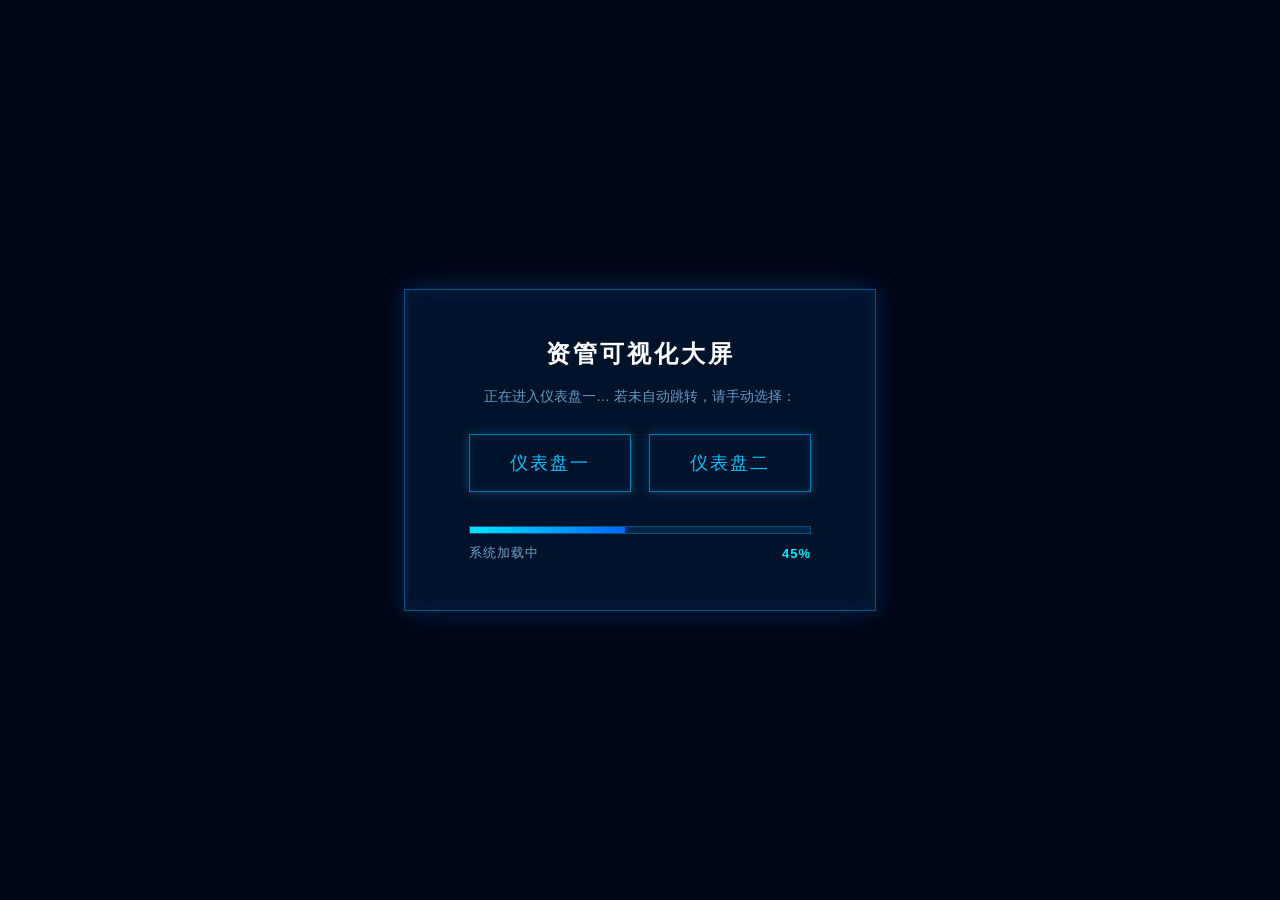
<file: index.html>
<!DOCTYPE html>
<html lang="zh-CN">
<head>
  <meta charset="UTF-8">
  <meta http-equiv="refresh" content="8; url=dashboard1.html">
  <meta name="viewport" content="width=device-width, initial-scale=1.0">
  <title>资管可视化大屏</title>
  <style>
    * { margin:0; padding:0; box-sizing:border-box; }
    html, body {
      width:100%; height:100%;
      background:#020617;
      color:#cceaff;
      font-family:"Microsoft YaHei","PingFang SC",sans-serif;
      display:flex; align-items:center; justify-content:center;
    }
    .entry {
      text-align:center;
      border:1px solid rgba(0,191,255,0.4);
      background:rgba(0,30,60,0.55);
      box-shadow:0 0 24px rgba(0,140,255,0.25), inset 0 0 18px rgba(0,140,255,0.1);
      padding:48px 64px;
    }
    .entry h1 { font-size:24px; letter-spacing:3px; margin-bottom:18px; color:#fff; }
    .entry p { font-size:14px; color:rgba(150,210,255,0.7); margin-bottom:28px; }
    .entry .links { display:flex; gap:18px; justify-content:center; }
    .entry a {
      display:inline-flex; align-items:center; justify-content:center;
      min-width:160px; padding:16px 40px;
      border:1px solid rgba(0,191,255,0.6);
      color:#00bfff; text-decoration:none; font-size:18px; letter-spacing:2px;
      box-shadow:0 0 10px rgba(0,170,255,0.3), inset 0 0 8px rgba(0,170,255,0.15);
      transition:.2s;
    }
    .entry a:hover { background:rgba(0,140,255,0.2); color:#fff; box-shadow:0 0 18px rgba(0,170,255,0.5); }

    /* 加载进度条（科技风：青色发光填充 + 百分比） */
    .progress { margin-top:34px; }
    .progress-track {
      position:relative; height:8px; width:100%;
      background:rgba(0,140,255,0.14);
      border:1px solid rgba(0,191,255,0.3);
      overflow:hidden;
    }
    .progress-fill {
      height:100%; width:0;
      background:linear-gradient(90deg, #00e6ff, #0066ff);
      box-shadow:0 0 12px rgba(0,170,255,0.7);
      transition:width .1s linear;
    }
    .progress-meta {
      display:flex; justify-content:space-between; align-items:center;
      margin-top:10px; font-size:13px; letter-spacing:1px;
      color:rgba(150,210,255,0.75);
    }
    .progress-meta .pct { color:#00e6ff; font-weight:700; font-variant-numeric:tabular-nums; }
  </style>
</head>
<body>
  <div class="entry">
    <h1>资管可视化大屏</h1>
    <p>正在进入仪表盘一… 若未自动跳转，请手动选择：</p>
    <div class="links">
      <a href="dashboard1.html">仪表盘一</a>
      <a href="dashboard2.html">仪表盘二</a>
    </div>
    <div class="progress">
      <div class="progress-track"><div class="progress-fill" id="bar"></div></div>
      <div class="progress-meta">
        <span>系统加载中</span>
        <span class="pct" id="pct">0%</span>
      </div>
    </div>
  </div>

  <script>
    (function () {
      var bar = document.getElementById('bar');
      var pct = document.getElementById('pct');
      var p = 0;
      var timer = setInterval(function () {
        p += Math.random() * 4 + 2;          // 每步 +2~6%
        if (p >= 100) {
          p = 100;
          clearInterval(timer);
          bar.style.width = '100%';
          pct.textContent = '100%';
          setTimeout(function () { location.href = 'dashboard1.html'; }, 320);
          return;
        }
        bar.style.width = p + '%';
        pct.textContent = Math.floor(p) + '%';
      }, 90);
    })();
  </script>
</body>
</html>
</file>
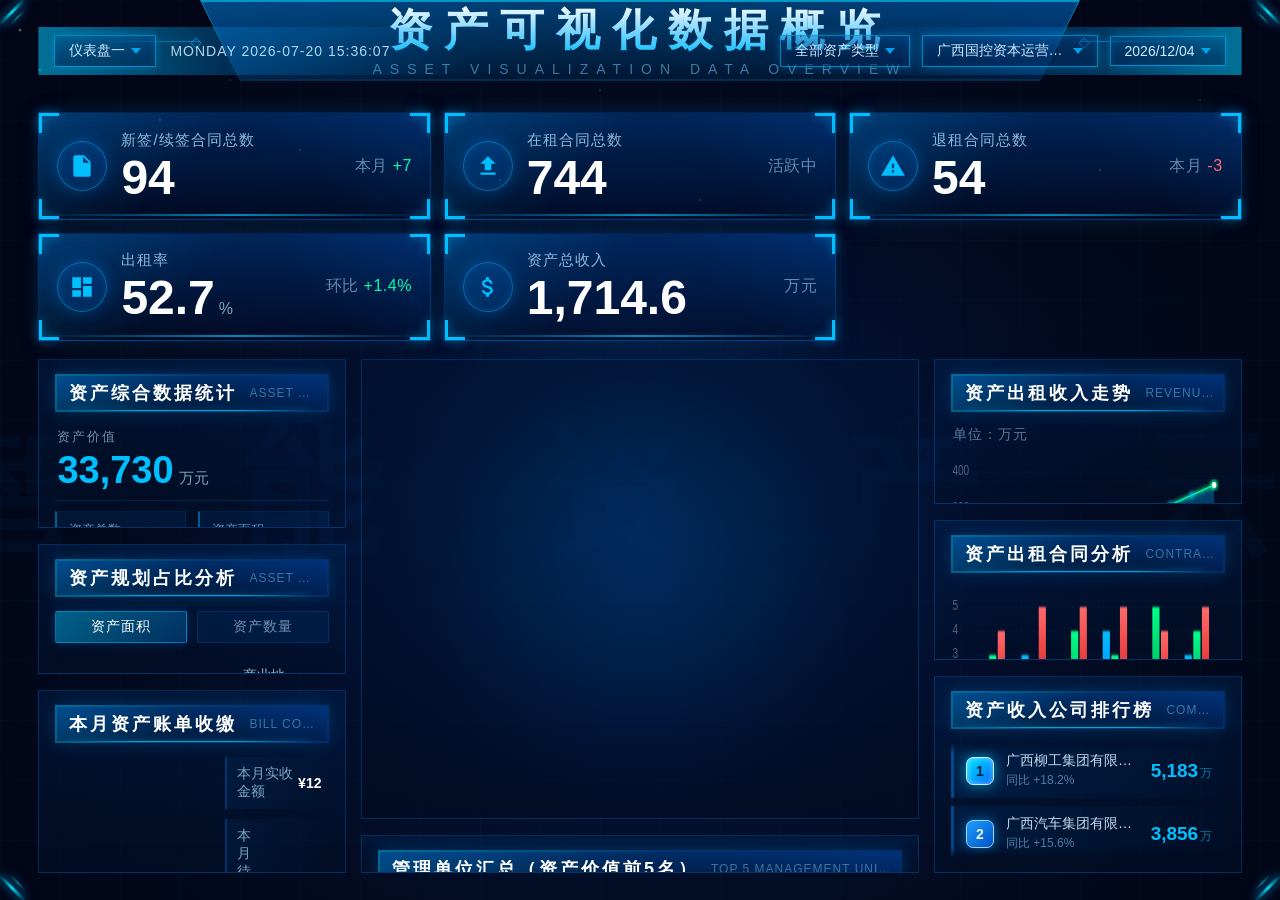
<file: dashboard1.html>
<!DOCTYPE html>
<html lang="zh-CN">
<head>
<meta charset="UTF-8">
<title>资产可视化数据大屏</title>
<link rel="stylesheet" href="css/common.css">
</head>
<body class="d1">

<div class="stage">
  <div class="stars"></div>
  <div class="grid-bg"></div>

  <!-- 四角装饰 -->
  <div class="corner-deco tl"></div>
  <div class="corner-deco tr"></div>
  <div class="corner-deco bl"></div>
  <div class="corner-deco br"></div>

  <!-- 四周流光：顶部中央分两股沿左右边缘流下，底部中央汇聚消失 -->
  <div class="flow-frame">
    <span class="edge h top center"></span>
    <span class="edge h top l"></span>
    <span class="edge h top r"></span>
    <span class="edge h bottom center"></span>
    <span class="edge h bottom l"></span>
    <span class="edge h bottom r"></span>
    <span class="edge v left"></span>
    <span class="edge v right"></span>
  </div>

  <!-- 背景装饰字 -->
  <div class="bg-text">智 能 资 产 云</div>

  <!-- 顶部 -->
  <div class="header">
    <div class="title-side left"></div>
    <div class="title-side right"></div>
    <div class="title-bar">
      <div class="title-text">资产可视化数据概览</div>
      <div class="title-sub">ASSET VISUALIZATION DATA OVERVIEW</div>
    </div>

    <div class="header-clock">
      <div class="clock-bg"></div>
      <details class="filter filter-switch">
        <summary class="filter-btn" title="切换看板">
          <span class="fb-label" id="switchLabel">资产看板</span><span class="arrow"></span>
        </summary>
        <div class="dropdown"><ul>
          <li data-href="dashboard1.html">仪表盘一</li>
          <li data-href="dashboard2.html">仪表盘二</li>
        </ul></div>
      </details>
      <div class="time" id="clock">MONDAY 2026-07-20 15:36:07</div>
    </div>

    <div class="header-filters">
      <div class="filters-bg"></div>
      <details class="filter">
        <summary class="filter-btn" title="全部资产类型">
          <span class="fb-label">全部资产类型</span><span class="arrow"></span>
        </summary>
        <div class="dropdown"><ul>
          <li class="active">全部资产类型</li>
          <li>房屋建筑物</li>
          <li>土地使用权</li>
          <li>在建工程</li>
          <li>机器设备</li>
          <li>运输工具</li>
          <li>办公设备</li>
          <li>存货</li>
          <li>股权</li>
          <li>债权</li>
        </ul></div>
      </details>
      <details class="filter">
        <summary class="filter-btn" title="广西国控资本运营集团有限公司">
          <span class="fb-label">广西国控资本运营集团有限公司</span><span class="arrow"></span>
        </summary>
        <div class="dropdown wide"><ul>
          <li class="active">广西国控资本运营集团有限公司</li>
          <li>广西国宏经济发展集团有限公司</li>
          <li>广西糖业集团有限公司</li>
          <li>广西农垦永新畜牧集团有限公司</li>
          <li>广西悦桂田园文化旅游投资有限责任公司</li>
          <li>广西农垦明阳淀粉发展有限公司</li>
          <li>广西农垦绿色食品集团有限公司</li>
          <li>广西剑麻集团有限公司</li>
          <li>广西农垦茶业集团有限公司</li>
          <li>广西农垦资本管理集团有限公司</li>
          <li>广西化工研究院有限公司</li>
          <li>广西轻工业科学技术研究院有限公司</li>
          <li>广西农垦西江乳业有限公司</li>
          <li>广西农垦企业管理有限公司</li>
          <li>广西农垦明阳农场有限公司</li>
          <li>广西农垦金光农场有限公司</li>
          <li>广西农垦新兴农场有限公司</li>
          <li>广西农垦良丰农场有限公司</li>
          <li>广西农垦北部湾农场有限公司</li>
          <li>广西农垦火光农场有限公司</li>
          <li>广西农垦通润发展有限公司</li>
          <li>广西农垦西江农场有限公司</li>
          <li>广西农垦旺茂农场有限公司</li>
          <li>广西农垦百润发展有限公司</li>
          <li>广西农垦龙北农场有限公司</li>
          <li>广西产投资本运营集团有限公司</li>
          <li>广西宏桂资本运营集团有限公司</li>
          <li>广西宏桂资产经营集团有限公司</li>
          <li>北部湾产权交易所集团股份有限公司</li>
          <li>广西五金矿产进出口集团有限公司</li>
          <li>广西明园产业服务集团有限公司</li>
          <li>广西柳工集团有限公司</li>
          <li>广西汽车集团有限公司</li>
          <li>广西国控置地投资有限公司</li>
          <li>广西国控品牌运营有限公司</li>
          <li>广西职业技术大学</li>
        </ul></div>
      </details>
      <details class="filter filter-date">
        <summary class="filter-btn" title="选择日期">
          <span class="fb-label" id="dateLabel">2026/07/30</span><span class="arrow"></span>
        </summary>
        <div class="dropdown cal"><div class="cal-box">
          <div class="cal-head">
            <button class="cal-nav" type="button" data-dir="-1" aria-label="上一月">‹</button>
            <span class="cal-title"></span>
            <button class="cal-nav" type="button" data-dir="1" aria-label="下一月">›</button>
          </div>
          <div class="cal-dow">
            <span>日</span><span>一</span><span>二</span><span>三</span><span>四</span><span>五</span><span>六</span>
          </div>
          <div class="cal-days"></div>
        </div></div>
      </details>
    </div>
  </div>

  <!-- KPI 卡片行 -->
  <div class="kpi-row">
    <div class="kpi-card">
      <div class="kpi-icon"><svg viewBox="0 0 24 24"><path d="M14 2H6c-1.1 0-2 .9-2 2v16c0 1.1.9 2 2 2h12c1.1 0 2-.9 2-2V8l-6-6zm-1 7V3.5L18.5 9H13z"/><path d="M8 14h8v2H8zm0-3h8v2H8z"/></svg></div>
      <div class="kpi-info">
        <div class="kpi-label">新签/续签合同总数</div>
        <div class="kpi-value">156</div>
      </div>
      <div class="kpi-sub">本月 <span class="up">+12</span></div>
    </div>
    <div class="kpi-card">
      <div class="kpi-icon"><svg viewBox="0 0 24 24"><path d="M9 16h6v-6h4l-7-7-7 7h4zm-4 2h14v2H5z"/></svg></div>
      <div class="kpi-info">
        <div class="kpi-label">在租合同总数</div>
        <div class="kpi-value">1,234</div>
      </div>
      <div class="kpi-sub">活跃中</div>
    </div>
    <div class="kpi-card">
      <div class="kpi-icon"><svg viewBox="0 0 24 24"><path d="M1 21h22L12 2 1 21zm12-3h-2v-2h2v2zm0-4h-2v-4h2v4z"/></svg></div>
      <div class="kpi-info">
        <div class="kpi-label">退租合同总数</div>
        <div class="kpi-value">89</div>
      </div>
      <div class="kpi-sub">本月 <span class="down">-5</span></div>
    </div>
    <div class="kpi-card">
      <div class="kpi-icon"><svg viewBox="0 0 24 24"><path d="M3 13h8V3H3v10zm0 8h8v-6H3v6zm10 0h8V11h-8v10zm0-18v6h8V3h-8z"/></svg></div>
      <div class="kpi-info">
        <div class="kpi-label">出租率</div>
        <div class="kpi-value">87.5<span class="unit">%</span></div>
      </div>
      <div class="kpi-sub">环比 <span class="up">+2.3%</span></div>
    </div>
    <div class="kpi-card">
      <div class="kpi-icon"><svg viewBox="0 0 24 24"><path d="M11.8 10.9c-2.27-.59-3-1.2-3-2.15 0-1.09 1.01-1.85 2.7-1.85 1.78 0 2.44.85 2.5 2.1h2.21c-.07-1.72-1.12-3.3-3.21-3.81V3h-3v2.16c-1.94.42-3.5 1.68-3.5 3.61 0 2.31 1.91 3.46 4.7 4.13 2.5.6 3 1.48 3 2.41 0 .69-.49 1.79-2.7 1.79-2.06 0-2.87-.92-2.98-2.1h-2.2c.12 2.19 1.76 3.42 3.68 3.83V21h3v-2.15c1.95-.37 3.5-1.5 3.5-3.55 0-2.84-2.43-3.81-4.7-4.4z"/></svg></div>
      <div class="kpi-info">
        <div class="kpi-label">资产总收入</div>
        <div class="kpi-value">2,847.6</div>
      </div>
      <div class="kpi-sub">万元</div>
    </div>
  </div>

  <!-- 主体 -->
  <div class="main">

    <!-- ===== 左侧 ===== -->
    <div class="left">

      <!-- 资产综合数据统计 -->
      <div class="panel">
        <div class="panel-title"><span class="name">资产综合数据统计</span><span class="en">ASSET OVERVIEW</span></div>
        <div class="overview-hero">
          <div class="h-label">资产价值</div>
          <div class="h-value">56,201<span class="u">万元</span></div>
        </div>
        <div class="overview-cols">
          <div class="ov-col">
            <span class="ov-lbl">资产总数</span>
            <span class="ov-num">395<span class="ov-unit">宗</span></span>
          </div>
          <div class="ov-col">
            <span class="ov-lbl">资产面积</span>
            <span class="ov-num">735,144<span class="ov-unit">㎡</span></span>
          </div>
        </div>
        <div class="progress-area">
          <div class="prog-row">
            <div class="prog-head"><span class="prog-lbl">可经营资产占比</span><span class="prog-val">72.5%</span></div>
            <div class="prog-bar"><div class="prog-fill pf-op" data-w="72.5%"></div></div>
          </div>
          <div class="prog-row">
            <div class="prog-head"><span class="prog-lbl">自用面积占比</span><span class="prog-val">27.5%</span></div>
            <div class="prog-bar"><div class="prog-fill pf-self" data-w="27.5%"></div></div>
          </div>
        </div>
      </div>

      <!-- 资产规划占比分析 -->
      <div class="panel">
        <div class="panel-title"><span class="name">资产规划占比分析</span><span class="en">ASSET RATIO</span></div>
        <div class="tab-bar" id="ratioTabs">
          <div class="tab active" data-key="area">资产面积</div>
          <div class="tab" data-key="count">资产数量</div>
        </div>
        <div class="pie-wrap">
          <div class="pie-chart" id="ratioPie">
            <use href="sprite.svg#pie" width="150" height="150" viewBox="0 0 150   150"/>
            <div class="scan"></div>
            <div class="pie-center">
              <use href="sprite.svg#pie" width="150" height="150" viewBox="0 0 150 150"/>
              <div class="l">规划占比</div>
            </div>
          </div>
          <div class="legend-list" id="ratioLegend">
            <div class="legend-item"><span class="dot"></span><span class="name">商业地产</span><span class="pct" data-i="0">40%</span></div>
            <div class="legend-item"><span class="dot"></span><span class="name">住宅地产</span><span class="pct" data-i="1">30%</span></div>
            <div class="legend-item"><span class="dot"></span><span class="name">工业地产</span><span class="pct" data-i="2">20%</span></div>
            <div class="legend-item"><span class="dot"></span><span class="name">办公地产</span><span class="pct" data-i="3">10%</span></div>
          </div>
        </div>
      </div>

      <!-- 本月资产账单收缴 -->
      <div class="panel">
        <div class="panel-title"><span class="name">本月资产账单收缴</span><span class="en">BILL COLLECTION</span></div>
        <div class="bill-wrap">
          <div class="bill-ring">
            <use href="sprite.svg#bill" width="150" height="150" viewBox="0 0 150 150"/>
            <div class="bill-center"><div class="v">0<span>%</span></div><div class="l">收缴率</div></div>
          </div>
          <div class="bill-info">
            <div class="bill-info-item"><span class="l">本月实收金额</span><span class="v">¥20</span></div>
            <div class="bill-info-item"><span class="l">本月待收金额</span><span class="v">¥1,715,725</span></div>
            <div class="bill-info-item"><span class="l">上月应收金额</span><span class="v">¥1,719,725</span></div>
          </div>
        </div>
      </div>

    </div>

    <!-- ===== 中间 ===== -->
    <div class="center">

      <!-- 地图 -->
      <div class="panel map-wrap">
        <use href="map.svg#gx" viewBox="292 275 300 134" preserveAspectRatio="xMidYMid meet"/>

      </div>

      <!-- 管理单位汇总 TOP5 -->
      <div class="panel">
        <div class="panel-title"><span class="name">管理单位汇总（资产价值前5名）</span><span class="en">TOP 5 MANAGEMENT UNITS</span></div>
        <div class="rank-table hover-glow">
          <table>
            <thead>
              <tr>
                <th>排名</th>
                <th>管理单位名称</th>
                <th>资产数量</th>
                <th>资产面积</th>
                <th>资产价值</th>
              </tr>
            </thead>
            <tbody>
              <tr data-modal="asset-detail" data-name="海恒控股">
                <td><span class="rank-badge gold">1</span></td>
                <td>海恒控股</td>
                <td>156 宗</td>
                <td>135,044 ㎡</td>
                <td class="val">48,640 万元</td>
              </tr>
              <tr data-modal="asset-detail" data-name="恒创智能">
                <td><span class="rank-badge silver">2</span></td>
                <td>恒创智能</td>
                <td>89 宗</td>
                <td>600,000 ㎡</td>
                <td class="val">2,100,000 万元</td>
              </tr>
              <tr data-modal="asset-detail" data-name="广西国控资本运营集团">
                <td><span class="rank-badge bronze">3</span></td>
                <td>广西国控资本运营集团</td>
                <td>67 宗</td>
                <td>89,234 ㎡</td>
                <td class="val">15,678 万元</td>
              </tr>
              <tr data-modal="asset-detail" data-name="南宁城投集团">
                <td><span class="rank-badge normal">4</span></td>
                <td>南宁城投集团</td>
                <td>45 宗</td>
                <td>56,789 ㎡</td>
                <td class="val">9,876 万元</td>
              </tr>
              <tr data-modal="asset-detail" data-name="柳州投控集团">
                <td><span class="rank-badge deep">5</span></td>
                <td>柳州投控集团</td>
                <td>38 宗</td>
                <td>43,210 ㎡</td>
                <td class="val">7,654 万元</td>
              </tr>
            </tbody>
          </table>
        </div>
      </div>

    </div>

    <!-- ===== 右侧 ===== -->
    <div class="right">

      <!-- 收入趋势折线图 -->
      <div class="panel">
        <div class="panel-title"><span class="name">资产出租收入走势</span><span class="en">REVENUE TREND</span></div>
        <div class="chart-sub">单位：万元</div>
        <div class="line-chart">
          <svg viewBox="0 0 380 180" preserveAspectRatio="none">
            <defs>
              <linearGradient id="lineFill" x1="0" x2="0" y1="0" y2="1">
                <stop offset="0%" stop-color="rgba(0,180,255,0.35)"/>
                <stop offset="100%" stop-color="rgba(0,180,255,0)"/>
              </linearGradient>
              <linearGradient id="lineStroke" x1="0" x2="1" y1="0" y2="0">
                <stop offset="0%" stop-color="#0066ff"/>
                <stop offset="50%" stop-color="#00bfff"/>
                <stop offset="100%" stop-color="#00ff88"/>
              </linearGradient>
              <filter id="lineGlow"><feGaussianBlur stdDeviation="2"/></filter>
            </defs>
            <!-- 网格线 -->
            <g stroke="rgba(0,140,255,0.1)" stroke-dasharray="3 3">
              <line x1="30" y1="20" x2="370" y2="20"/>
              <line x1="30" y1="57" x2="370" y2="57"/>
              <line x1="30" y1="95" x2="370" y2="95"/>
              <line x1="30" y1="132" x2="370" y2="132"/>
              <line x1="30" y1="150" x2="370" y2="150"/>
            </g>
            <!-- Y轴标签 -->
            <g fill="rgba(180,225,255,0.4)" font-size="14">
              <text x="2" y="23">400</text>
              <text x="2" y="60">300</text>
              <text x="2" y="98">200</text>
              <text x="2" y="135">100</text>
              <text x="2" y="153">0</text>
            </g>
            <!-- 填充区域 -->
            <path class="lc-area" d="M30,131 L61,119 L91,108 L122,114 L152,92 L183,79 L213,85 L244,66 L274,70 L305,53 L335,43 L366,33 L366,150 L30,150 Z"
                  fill="url(#lineFill)"/>
            <!-- 折线 -->
            <path class="lc-line" d="M30,131 L61,119 L91,108 L122,114 L152,92 L183,79 L213,85 L244,66 L274,70 L305,53 L335,43 L366,33"
                  fill="none" stroke="url(#lineStroke)" stroke-width="2.5" filter="url(#lineGlow)"/>
            <path class="lc-line" d="M30,131 L61,119 L91,108 L122,114 L152,92 L183,79 L213,85 L244,66 L274,70 L305,53 L335,43 L366,33"
                  fill="none" stroke="url(#lineStroke)" stroke-width="1.5"/>
            <!-- 数据点 -->
            <g fill="#00bfff" filter="url(#lineGlow)">
              <circle cx="30" cy="131" r="3"/><circle cx="61" cy="119" r="3"/><circle cx="91" cy="108" r="3"/>
              <circle cx="122" cy="114" r="3"/><circle cx="152" cy="92" r="3"/><circle cx="183" cy="79" r="3"/>
              <circle cx="213" cy="85" r="3"/><circle cx="244" cy="66" r="3"/><circle cx="274" cy="70" r="3"/>
              <circle cx="305" cy="53" r="3"/><circle cx="335" cy="43" r="3"/>
            </g>
            <!-- 终点高亮 -->
            <circle cx="366" cy="33" r="5" fill="#00ff88" filter="url(#lineGlow)"/>
            <circle cx="366" cy="33" r="3" fill="#fff"/>
            <!-- X轴标签 -->
            <g fill="rgba(180,225,255,0.4)" font-size="14">
              <text x="22" y="168">2025/01</text>
            </g>
          </svg>
        </div>
      </div>

      <!-- 资产出租合同分析 -->
      <div class="panel">
        <div class="panel-title"><span class="name">资产出租合同分析</span><span class="en">CONTRACT ANALYSIS</span></div>
        <div class="bar-chart">
          <svg viewBox="0 0 380 170" preserveAspectRatio="none">
            <defs>
              <linearGradient id="bar1Grad" x1="0" x2="0" y1="0" y2="1">
                <stop offset="0%" stop-color="#00bfff"/><stop offset="100%" stop-color="#0066ff"/>
              </linearGradient>
              <linearGradient id="bar2Grad" x1="0" x2="0" y1="0" y2="1">
                <stop offset="0%" stop-color="#00ff88"/><stop offset="100%" stop-color="#008844"/>
              </linearGradient>
              <linearGradient id="bar3Grad" x1="0" x2="0" y1="0" y2="1">
                <stop offset="0%" stop-color="#ff6b6b"/><stop offset="100%" stop-color="#cc0000"/>
              </linearGradient>
              <filter id="barGlow"><feGaussianBlur stdDeviation="1"/></filter>
            </defs>
            <!-- 网格线 -->
            <g stroke="rgba(0,140,255,0.1)" stroke-dasharray="3 3">
              <line x1="30" y1="20" x2="370" y2="20"/>
              <line x1="30" y1="44" x2="370" y2="44"/>
              <line x1="30" y1="68" x2="370" y2="68"/>
              <line x1="30" y1="92" x2="370" y2="92"/>
              <line x1="30" y1="116" x2="370" y2="116"/>
              <line x1="30" y1="140" x2="370" y2="140"/>
            </g>
            <!-- Y轴标签 -->
            <g fill="rgba(180,225,255,0.4)" font-size="14">
              <text x="2" y="23">5</text><text x="2" y="47">4</text>
              <text x="2" y="71">3</text><text x="2" y="95">2</text>
              <text x="2" y="119">1</text><text x="2" y="143">0</text>
            </g>

            <!-- 6个时点，每月3个柱子：新签、续签、合计（0-5刻度） -->
            <!-- 1月: 2,3,4 -->
            <g filter="url(#barGlow)">
              <rect x="41" y="92" width="10" height="48" fill="url(#bar1Grad)" rx="1"/>
              <rect x="53" y="68" width="10" height="72" fill="url(#bar2Grad)" rx="1"/>
              <rect x="65" y="44" width="10" height="96" fill="url(#bar3Grad)" rx="1"/>
            </g>
            <!-- 2月: 3,2,5 -->
            <g filter="url(#barGlow)">
              <rect x="98" y="68" width="10" height="72" fill="url(#bar1Grad)" rx="1"/>
              <rect x="110" y="92" width="10" height="48" fill="url(#bar2Grad)" rx="1"/>
              <rect x="122" y="20" width="10" height="120" fill="url(#bar3Grad)" rx="1"/>
            </g>
            <!-- 3月: 1,4,5 -->
            <g filter="url(#barGlow)">
              <rect x="155" y="116" width="10" height="24" fill="url(#bar1Grad)" rx="1"/>
              <rect x="167" y="44" width="10" height="96" fill="url(#bar2Grad)" rx="1"/>
              <rect x="179" y="20" width="10" height="120" fill="url(#bar3Grad)" rx="1"/>
            </g>
            <!-- 4月: 4,3,5 -->
            <g filter="url(#barGlow)">
              <rect x="211" y="44" width="10" height="96" fill="url(#bar1Grad)" rx="1"/>
              <rect x="223" y="68" width="10" height="72" fill="url(#bar2Grad)" rx="1"/>
              <rect x="235" y="20" width="10" height="120" fill="url(#bar3Grad)" rx="1"/>
            </g>
            <!-- 5月: 2,5,4 -->
            <g filter="url(#barGlow)">
              <rect x="268" y="92" width="10" height="48" fill="url(#bar1Grad)" rx="1"/>
              <rect x="280" y="20" width="10" height="120" fill="url(#bar2Grad)" rx="1"/>
              <rect x="292" y="44" width="10" height="96" fill="url(#bar3Grad)" rx="1"/>
            </g>
            <!-- 6月: 3,4,5 -->
            <g filter="url(#barGlow)">
              <rect x="325" y="68" width="10" height="72" fill="url(#bar1Grad)" rx="1"/>
              <rect x="337" y="44" width="10" height="96" fill="url(#bar2Grad)" rx="1"/>
              <rect x="349" y="20" width="10" height="120" fill="url(#bar3Grad)" rx="1"/>
            </g>

            <!-- X轴标签 -->
            <g fill="rgba(180,225,255,0.4)" font-size="14">
              <text x="34" y="158">2025/01</text>
            </g>
          </svg>
        </div>
        <div class="bar-legend">
          <div class="bar-legend-item"><span class="dot"></span>新签</div>
          <div class="bar-legend-item"><span class="dot"></span>续签</div>
          <div class="bar-legend-item"><span class="dot"></span>合计</div>
        </div>
      </div>

      <!-- 资产收入公司排行榜 -->
      <div class="panel" data-modal="ranking" data-cols="rank:排名|name:公司名称|sub:同比|val:资产价值" title="点击查看完整排行详情">
        <div class="panel-title"><span class="name">资产收入公司排行榜</span><span class="en">COMPANY RANKING</span></div>
        <div class="company-scroll">
          <div class="company-track">
            <!-- 10 条数据（基于筛选栏企业名单生造） -->
            <div class="company-item top1">
              <div class="rank">1</div>
              <div class="c-info"><div class="name" data-modal="asset-detail">广西柳工集团有限公司</div><div class="sub">同比 +18.2%</div></div>
              <div class="val">8,652<small>万</small></div>
            </div>
            <div class="company-item top2">
              <div class="rank">2</div>
              <div class="c-info"><div class="name" data-modal="asset-detail">广西汽车集团有限公司</div><div class="sub">同比 +15.6%</div></div>
              <div class="val">6,438<small>万</small></div>
            </div>
            <div class="company-item top3">
              <div class="rank">3</div>
              <div class="c-info"><div class="name" data-modal="asset-detail">广西农垦永新畜牧集团</div><div class="sub">同比 +12.1%</div></div>
              <div class="val">5,120<small>万</small></div>
            </div>
            <div class="company-item">
              <div class="rank">4</div>
              <div class="c-info"><div class="name" data-modal="asset-detail">广西糖业集团有限公司</div><div class="sub">同比 +9.4%</div></div>
              <div class="val">4,365<small>万</small></div>
            </div>
            <div class="company-item">
              <div class="rank">5</div>
              <div class="c-info"><div class="name" data-modal="asset-detail">广西国宏经济发展集团</div><div class="sub">同比 +8.7%</div></div>
              <div class="val">3,287<small>万</small></div>
            </div>
            <div class="company-item">
              <div class="rank">6</div>
              <div class="c-info"><div class="name" data-modal="asset-detail">广西农垦资本管理集团</div><div class="sub">同比 +7.2%</div></div>
              <div class="val">2,654<small>万</small></div>
            </div>
            <div class="company-item">
              <div class="rank">7</div>
              <div class="c-info"><div class="name" data-modal="asset-detail">广西宏桂资本运营集团</div><div class="sub">同比 +6.5%</div></div>
              <div class="val">2,018<small>万</small></div>
            </div>
            <div class="company-item">
              <div class="rank">8</div>
              <div class="c-info"><div class="name" data-modal="asset-detail">北部湾产权交易所股份</div><div class="sub">同比 +5.1%</div></div>
              <div class="val">1,732<small>万</small></div>
            </div>
            <div class="company-item">
              <div class="rank">9</div>
              <div class="c-info"><div class="name" data-modal="asset-detail">广西农垦西江乳业有限</div><div class="sub">同比 +4.3%</div></div>
              <div class="val">1,245<small>万</small></div>
            </div>
            <div class="company-item">
              <div class="rank">10</div>
              <div class="c-info"><div class="name" data-modal="asset-detail">广西剑麻集团有限公司</div><div class="sub">同比 +3.6%</div></div>
              <div class="val">968<small>万</small></div>
            </div>
            <!-- 复制一份用于无缝循环 -->
            <div class="company-item top1">
              <div class="rank">1</div>
              <div class="c-info"><div class="name" data-modal="asset-detail">广西柳工集团有限公司</div><div class="sub">同比 +18.2%</div></div>
              <div class="val">8,652<small>万</small></div>
            </div>
            <div class="company-item top2">
              <div class="rank">2</div>
              <div class="c-info"><div class="name" data-modal="asset-detail">广西汽车集团有限公司</div><div class="sub">同比 +15.6%</div></div>
              <div class="val">6,438<small>万</small></div>
            </div>
            <div class="company-item top3">
              <div class="rank">3</div>
              <div class="c-info"><div class="name" data-modal="asset-detail">广西农垦永新畜牧集团</div><div class="sub">同比 +12.1%</div></div>
              <div class="val">5,120<small>万</small></div>
            </div>
            <div class="company-item">
              <div class="rank">4</div>
              <div class="c-info"><div class="name" data-modal="asset-detail">广西糖业集团有限公司</div><div class="sub">同比 +9.4%</div></div>
              <div class="val">4,365<small>万</small></div>
            </div>
            <div class="company-item">
              <div class="rank">5</div>
              <div class="c-info"><div class="name" data-modal="asset-detail">广西国宏经济发展集团</div><div class="sub">同比 +8.7%</div></div>
              <div class="val">3,287<small>万</small></div>
            </div>
            <div class="company-item">
              <div class="rank">6</div>
              <div class="c-info"><div class="name" data-modal="asset-detail">广西农垦资本管理集团</div><div class="sub">同比 +7.2%</div></div>
              <div class="val">2,654<small>万</small></div>
            </div>
            <div class="company-item">
              <div class="rank">7</div>
              <div class="c-info"><div class="name" data-modal="asset-detail">广西宏桂资本运营集团</div><div class="sub">同比 +6.5%</div></div>
              <div class="val">2,018<small>万</small></div>
            </div>
            <div class="company-item">
              <div class="rank">8</div>
              <div class="c-info"><div class="name" data-modal="asset-detail">北部湾产权交易所股份</div><div class="sub">同比 +5.1%</div></div>
              <div class="val">1,732<small>万</small></div>
            </div>
            <div class="company-item">
              <div class="rank">9</div>
              <div class="c-info"><div class="name" data-modal="asset-detail">广西农垦西江乳业有限</div><div class="sub">同比 +4.3%</div></div>
              <div class="val">1,245<small>万</small></div>
            </div>
            <div class="company-item">
              <div class="rank">10</div>
              <div class="c-info"><div class="name" data-modal="asset-detail">广西剑麻集团有限公司</div><div class="sub">同比 +3.6%</div></div>
              <div class="val">968<small>万</small></div>
            </div>
          </div>
        </div>
      </div>

    </div>

  </div>

</div>

<script src="js/modal.js"></script>
<script src="js/dashboard1.js"></script>

</body>
</html>
</file>
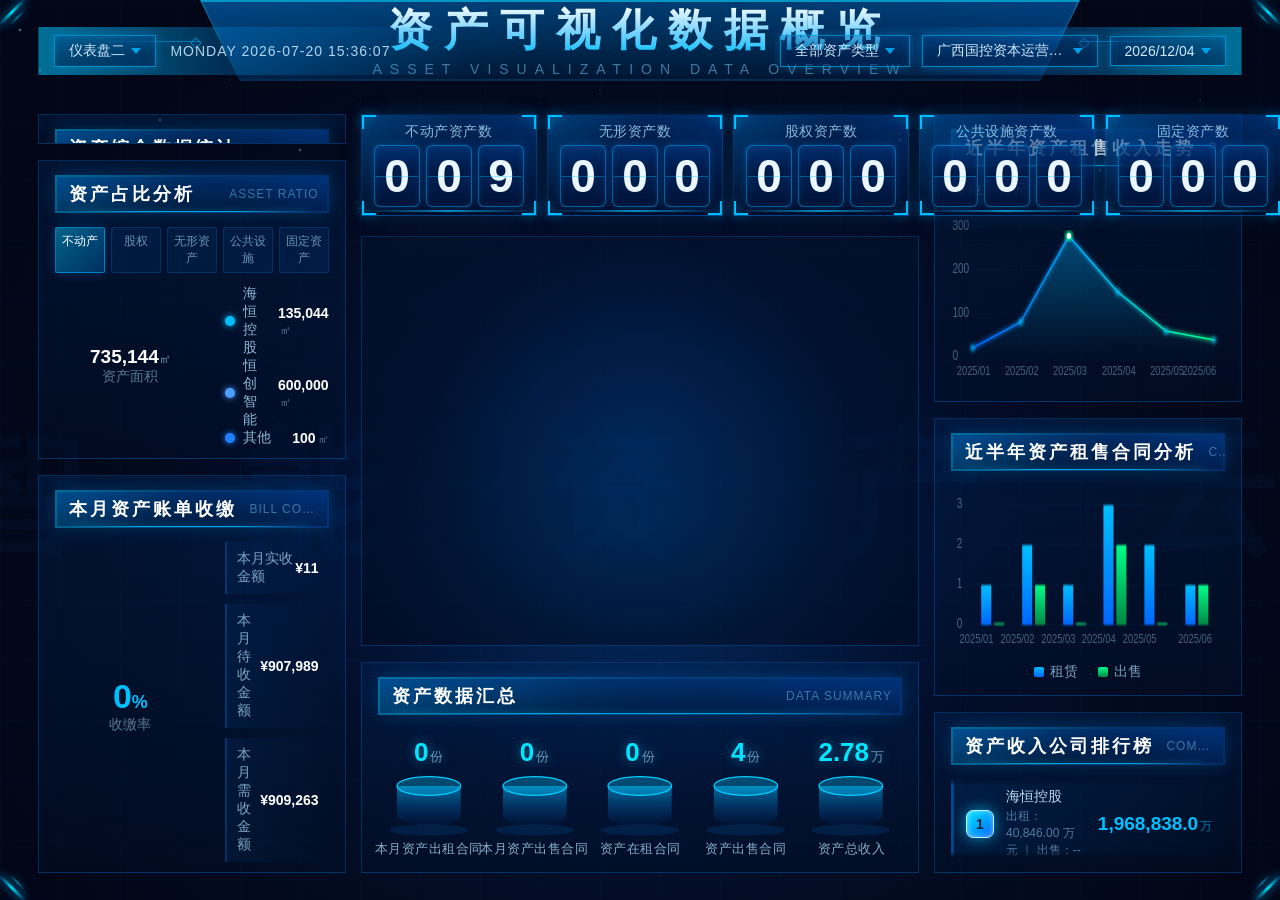
<file: dashboard2.html>
<!DOCTYPE html>
<html lang="zh-CN">
<head>
<meta charset="UTF-8">
<title>资产可视化数据大屏</title>
<link rel="stylesheet" href="css/common.css">
</head>
<body class="d2">

<div class="stage">
  <div class="stars"></div>
  <div class="grid-bg"></div>

  <!-- 四角装饰 -->
  <div class="corner-deco tl"></div>
  <div class="corner-deco tr"></div>
  <div class="corner-deco bl"></div>
  <div class="corner-deco br"></div>

  <!-- 四周流光：顶部中央分两股沿左右边缘流下，底部中央汇聚消失 -->
  <div class="flow-frame">
    <span class="edge h top center"></span>
    <span class="edge h top l"></span>
    <span class="edge h top r"></span>
    <span class="edge h bottom center"></span>
    <span class="edge h bottom l"></span>
    <span class="edge h bottom r"></span>
    <span class="edge v left"></span>
    <span class="edge v right"></span>
  </div>

  <!-- 背景装饰字 -->
  <div class="bg-text">智 能 资 产 云</div>

  <!-- 顶部 -->
  <div class="header">
    <div class="title-side left"></div>
    <div class="title-side right"></div>
    <div class="title-bar">
      <div class="title-text">资产可视化数据概览</div>
      <div class="title-sub">ASSET VISUALIZATION DATA OVERVIEW</div>
    </div>

    <div class="header-clock">
      <div class="clock-bg"></div>
      <details class="filter filter-switch">
        <summary class="filter-btn" title="切换看板">
          <span class="fb-label" id="switchLabel">资产看板</span><span class="arrow"></span>
        </summary>
        <div class="dropdown"><ul>
          <li data-href="dashboard1.html">仪表盘一</li>
          <li data-href="dashboard2.html">仪表盘二</li>
        </ul></div>
      </details>
      <div class="time" id="clock">MONDAY 2026-07-20 15:36:07</div>
    </div>

    <div class="header-filters">
      <div class="filters-bg"></div>
      <details class="filter">
        <summary class="filter-btn" title="全部资产类型">
          <span class="fb-label">全部资产类型</span><span class="arrow"></span>
        </summary>
        <div class="dropdown"><ul>
          <li class="active">全部资产类型</li>
          <li>房屋建筑物</li>
          <li>土地使用权</li>
          <li>在建工程</li>
          <li>机器设备</li>
          <li>运输工具</li>
          <li>办公设备</li>
          <li>存货</li>
          <li>股权</li>
          <li>债权</li>
        </ul></div>
      </details>
      <details class="filter">
        <summary class="filter-btn" title="广西国控资本运营集团有限公司">
          <span class="fb-label">广西国控资本运营集团有限公司</span><span class="arrow"></span>
        </summary>
        <div class="dropdown wide"><ul>
          <li class="active">广西国控资本运营集团有限公司</li>
          <li>广西国宏经济发展集团有限公司</li>
          <li>广西糖业集团有限公司</li>
          <li>广西农垦永新畜牧集团有限公司</li>
          <li>广西悦桂田园文化旅游投资有限责任公司</li>
          <li>广西农垦明阳淀粉发展有限公司</li>
          <li>广西农垦绿色食品集团有限公司</li>
          <li>广西剑麻集团有限公司</li>
          <li>广西农垦茶业集团有限公司</li>
          <li>广西农垦资本管理集团有限公司</li>
          <li>广西化工研究院有限公司</li>
          <li>广西轻工业科学技术研究院有限公司</li>
          <li>广西农垦西江乳业有限公司</li>
          <li>广西农垦企业管理有限公司</li>
          <li>广西农垦明阳农场有限公司</li>
          <li>广西农垦金光农场有限公司</li>
          <li>广西农垦新兴农场有限公司</li>
          <li>广西农垦良丰农场有限公司</li>
          <li>广西农垦北部湾农场有限公司</li>
          <li>广西农垦火光农场有限公司</li>
          <li>广西农垦通润发展有限公司</li>
          <li>广西农垦西江农场有限公司</li>
          <li>广西农垦旺茂农场有限公司</li>
          <li>广西农垦百润发展有限公司</li>
          <li>广西农垦龙北农场有限公司</li>
          <li>广西产投资本运营集团有限公司</li>
          <li>广西宏桂资本运营集团有限公司</li>
          <li>广西宏桂资产经营集团有限公司</li>
          <li>北部湾产权交易所集团股份有限公司</li>
          <li>广西五金矿产进出口集团有限公司</li>
          <li>广西明园产业服务集团有限公司</li>
          <li>广西柳工集团有限公司</li>
          <li>广西汽车集团有限公司</li>
          <li>广西国控置地投资有限公司</li>
          <li>广西国控品牌运营有限公司</li>
          <li>广西职业技术大学</li>
        </ul></div>
      </details>
      <details class="filter filter-date">
        <summary class="filter-btn" title="选择日期">
          <span class="fb-label" id="dateLabel">2026/07/30</span><span class="arrow"></span>
        </summary>
        <div class="dropdown cal"><div class="cal-box">
          <div class="cal-head">
            <button class="cal-nav" type="button" data-dir="-1" aria-label="上一月">‹</button>
            <span class="cal-title"></span>
            <button class="cal-nav" type="button" data-dir="1" aria-label="下一月">›</button>
          </div>
          <div class="cal-dow">
            <span>日</span><span>一</span><span>二</span><span>三</span><span>四</span><span>五</span><span>六</span>
          </div>
          <div class="cal-days"></div>
        </div></div>
      </details>
    </div>
  </div>

  <!-- 主体 -->
  <div class="main">

    <!-- ===== 左侧 ===== -->
    <div class="left">

      <!-- 资产综合数据统计 -->
      <div class="panel panel--fill">
        <div class="panel-title"><span class="name">资产综合数据统计</span><span class="en">ASSET OVERVIEW</span></div>
        <div class="overview-hero ov-hero-flex">
          <div class="hero-donut">
            <svg width="86" height="86" viewBox="0 0 86 86">
              <defs>
                <linearGradient id="ovDonutA" x1="0" x2="1" y1="0" y2="1">
                  <stop offset="0%" stop-color="#00e6ff"/><stop offset="100%" stop-color="#0066ff"/>
                </linearGradient>
              </defs>
              <!-- 立体感：底部投影椭圆 + 内芯 + 双层环 -->
              <ellipse cx="43" cy="76" rx="30" ry="6" fill="rgba(0,140,255,0.15)"/>
              <circle cx="43" cy="43" r="32" fill="none" stroke="rgba(0,100,200,0.16)" stroke-width="11"/>
              <circle class="ov-seg" cx="43" cy="43" r="32" fill="none" stroke="url(#ovDonutA)" stroke-width="11"
                stroke-dasharray="150.8 50.2" stroke-linecap="round" transform="rotate(-90 43 43)"/>
              <circle cx="43" cy="43" r="19" fill="rgba(0,60,140,0.3)" stroke="rgba(0,180,255,0.25)" stroke-width="1"/>
            </svg>
          </div>
          <div>
            <div class="h-label">资产价值</div>
            <div class="h-value">56,001<span class="u">万</span></div>
          </div>
        </div>
        <div class="overview-cols">
          <div class="ov-col">
            <span class="ov-lbl">不动产总面积</span>
            <span class="ov-num">735,144<span class="ov-unit">㎡</span></span>
          </div>
          <div class="ov-col">
            <span class="ov-lbl">股权总分红</span>
            <span class="ov-num">0<span class="ov-unit">万</span></span>
          </div>
          <div class="ov-col">
            <span class="ov-lbl">无形资产过期数</span>
            <span class="ov-num">0<span class="ov-unit">个</span></span>
          </div>
          <div class="ov-col">
            <span class="ov-lbl">资产归档数</span>
            <span class="ov-num">9<span class="ov-unit">宗</span></span>
          </div>
        </div>
      </div>

      <!-- 资产占比分析 -->
      <div class="panel">
        <div class="panel-title"><span class="name">资产占比分析</span><span class="en">ASSET RATIO</span></div>
        <div class="tab-bar cat-bar" id="ratioTabs">
          <div class="tab active">不动产</div>
          <div class="tab">股权</div>
          <div class="tab">无形资产</div>
          <div class="tab">公共设施</div>
          <div class="tab">固定资产</div>
        </div>
        <div class="pie-wrap">
          <div class="pie-chart" id="ratioPie">
            <use href="sprite.svg#pie" width="150" height="150" viewBox="0 0 150 150"/>
            <div class="scan"></div>
            <div class="pie-center">
              <div class="v">735,144<span>㎡</span></div>
              <div class="l">资产面积</div>
            </div>
          </div>
          <div class="legend-list" id="ratioLegend">
            <div class="legend-item"><span class="dot"></span><span class="name" data-modal="asset-detail">海恒控股</span><span class="pct">135,044<small class="pu">㎡</small></span></div>
            <div class="legend-item"><span class="dot"></span><span class="name" data-modal="asset-detail">恒创智能</span><span class="pct">600,000<small class="pu">㎡</small></span></div>
            <div class="legend-item"><span class="dot"></span><span class="name" data-modal="asset-detail">其他</span><span class="pct">100<small class="pu">㎡</small></span></div>
          </div>
        </div>
      </div>

      <!-- 本月资产账单收缴 -->
      <div class="panel">
        <div class="panel-title"><span class="name">本月资产账单收缴</span><span class="en">BILL COLLECTION</span></div>
        <div class="bill-wrap">
          <div class="bill-ring gauge">
            <use href="sprite.svg#bill" width="150" height="150" viewBox="0 0 150 150"/>
            <div class="bill-center"><div class="v">0<span>%</span></div><div class="l">收缴率</div></div>
          </div>
          <div class="bill-info">
            <div class="bill-info-item"><span class="l">本月实收金额</span><span class="v">¥20</span></div>
            <div class="bill-info-item"><span class="l">本月待收金额</span><span class="v">¥1,716,725</span></div>
            <div class="bill-info-item"><span class="l">本月需收金额</span><span class="v">¥1,719,725</span></div>
          </div>
        </div>
      </div>

    </div>

    <!-- ===== 中间 ===== -->
    <div class="center">

      <!-- KPI 卡片行：五类资产统计（数字翻牌器）——位于地图上方 -->
      <div class="kpi-row">
        <div class="kpi-card">
          <div class="kpi-info">
            <div class="kpi-label">不动产资产数</div>
            <div class="flip-num"><span class="digit">0</span><span class="digit">0</span><span class="digit">9</span></div>
          </div>
        </div>
        <div class="kpi-card">
          <div class="kpi-info">
            <div class="kpi-label">无形资产数</div>
            <div class="flip-num"><span class="digit">0</span><span class="digit">0</span><span class="digit">0</span></div>
          </div>
        </div>
        <div class="kpi-card">
          <div class="kpi-info">
            <div class="kpi-label">股权资产数</div>
            <div class="flip-num"><span class="digit">0</span><span class="digit">0</span><span class="digit">0</span></div>
          </div>
        </div>
        <div class="kpi-card">
          <div class="kpi-info">
            <div class="kpi-label">公共设施资产数</div>
            <div class="flip-num"><span class="digit">0</span><span class="digit">0</span><span class="digit">1</span></div>
          </div>
        </div>
        <div class="kpi-card">
          <div class="kpi-info">
            <div class="kpi-label">固定资产数</div>
            <div class="flip-num"><span class="digit">3</span><span class="digit">8</span><span class="digit">5</span></div>
          </div>
        </div>
      </div>

      <!-- 地图 -->
      <div class="panel map-wrap">
        <use href="map.svg#gx" viewBox="292 275 300 134" preserveAspectRatio="xMidYMid meet"/>

      </div>

      <!-- 底部数据汇总（5 个圆柱底座图表） -->
      <div class="panel">
        <div class="panel-title"><span class="name">资产数据汇总</span><span class="en">DATA SUMMARY</span></div>
        <div class="cyl-row">
          <div class="cyl-item">
            <div class="cyl-val">0<small>份</small></div>
            <div class="cyl-body">
              <svg viewBox="0 0 100 72">
                <defs>
                  <linearGradient id="cylG" x1="0" x2="0" y1="0" y2="1">
                    <stop offset="0%" stop-color="rgba(0,190,255,0.55)"/>
                    <stop offset="100%" stop-color="rgba(0,60,160,0.08)"/>
                  </linearGradient>
                </defs>
                <ellipse cx="50" cy="63" rx="42" ry="6" fill="rgba(0,140,255,0.12)"/>
                <path d="M16 16 v32 a34 10 0 0 0 68 0 v-32" fill="url(#cylG)"/>
                <ellipse cx="50" cy="16" rx="34" ry="10" fill="rgba(0,200,255,0.30)" stroke="#00cfff" stroke-width="1.4"/>
              </svg>
            </div>
            <div class="cyl-lbl">本月资产出租合同</div>
          </div>
          <div class="cyl-item">
            <div class="cyl-val">0<small>份</small></div>
            <div class="cyl-body">
              <svg viewBox="0 0 100 72">
                <ellipse cx="50" cy="63" rx="42" ry="6" fill="rgba(0,140,255,0.12)"/>
                <path d="M16 16 v32 a34 10 0 0 0 68 0 v-32" fill="url(#cylG)"/>
                <ellipse cx="50" cy="16" rx="34" ry="10" fill="rgba(0,200,255,0.30)" stroke="#00cfff" stroke-width="1.4"/>
              </svg>
            </div>
            <div class="cyl-lbl">本月资产出售合同</div>
          </div>
          <div class="cyl-item">
            <div class="cyl-val">0<small>份</small></div>
            <div class="cyl-body">
              <svg viewBox="0 0 100 72">
                <ellipse cx="50" cy="63" rx="42" ry="6" fill="rgba(0,140,255,0.12)"/>
                <path d="M16 16 v32 a34 10 0 0 0 68 0 v-32" fill="url(#cylG)"/>
                <ellipse cx="50" cy="16" rx="34" ry="10" fill="rgba(0,200,255,0.30)" stroke="#00cfff" stroke-width="1.4"/>
              </svg>
            </div>
            <div class="cyl-lbl">资产在租合同</div>
          </div>
          <div class="cyl-item">
            <div class="cyl-val">4<small>份</small></div>
            <div class="cyl-body">
              <svg viewBox="0 0 100 72">
                <ellipse cx="50" cy="63" rx="42" ry="6" fill="rgba(0,140,255,0.12)"/>
                <path d="M16 16 v32 a34 10 0 0 0 68 0 v-32" fill="url(#cylG)"/>
                <ellipse cx="50" cy="16" rx="34" ry="10" fill="rgba(0,200,255,0.30)" stroke="#00cfff" stroke-width="1.4"/>
              </svg>
            </div>
            <div class="cyl-lbl">资产出售合同</div>
          </div>
          <div class="cyl-item">
            <div class="cyl-val">2.78<small>万</small></div>
            <div class="cyl-body">
              <svg viewBox="0 0 100 72">
                <ellipse cx="50" cy="63" rx="42" ry="6" fill="rgba(0,140,255,0.12)"/>
                <path d="M16 16 v32 a34 10 0 0 0 68 0 v-32" fill="url(#cylG)"/>
                <ellipse cx="50" cy="16" rx="34" ry="10" fill="rgba(0,200,255,0.30)" stroke="#00cfff" stroke-width="1.4"/>
              </svg>
            </div>
            <div class="cyl-lbl">资产总收入</div>
          </div>
        </div>
      </div>

    </div>

    <!-- ===== 右侧 ===== -->
    <div class="right">

      <!-- 收入趋势折线图 -->
      <div class="panel">
        <div class="panel-title"><span class="name">近半年资产租售收入走势</span><span class="en">REVENUE TREND</span></div>
        <div class="chart-sub">单位：万元</div>
        <div class="line-chart">
          <svg viewBox="0 0 380 180" preserveAspectRatio="none">
            <defs>
              <linearGradient id="lineFill" x1="0" x2="0" y1="0" y2="1">
                <stop offset="0%" stop-color="rgba(0,180,255,0.35)"/>
                <stop offset="100%" stop-color="rgba(0,180,255,0)"/>
              </linearGradient>
              <linearGradient id="lineStroke" x1="0" x2="1" y1="0" y2="0">
                <stop offset="0%" stop-color="#0066ff"/>
                <stop offset="50%" stop-color="#00bfff"/>
                <stop offset="100%" stop-color="#00ff88"/>
              </linearGradient>
              <filter id="lineGlow"><feGaussianBlur stdDeviation="2"/></filter>
            </defs>
            <!-- 网格线（Y：0/100/200/300） -->
            <g stroke="rgba(0,140,255,0.1)" stroke-dasharray="3 3">
              <line x1="30" y1="20" x2="370" y2="20"/>
              <line x1="30" y1="63" x2="370" y2="63"/>
              <line x1="30" y1="107" x2="370" y2="107"/>
              <line x1="30" y1="150" x2="370" y2="150"/>
            </g>
            <!-- Y轴标签 -->
            <g fill="rgba(180,225,255,0.4)" font-size="14">
              <text x="2" y="23">300</text>
              <text x="2" y="66">200</text>
              <text x="2" y="110">100</text>
              <text x="2" y="153">0</text>
            </g>
            <!-- 填充区域（明显波峰：2025/03 达到峰值 280 万） -->
            <path class="lc-area" d="M30,141 L97,115 L164,29 L232,85 L299,124 L366,133 L366,150 L30,150 Z"
                  fill="url(#lineFill)"/>
            <!-- 折线 -->
            <path class="lc-line" d="M30,141 L97,115 L164,29 L232,85 L299,124 L366,133"
                  fill="none" stroke="url(#lineStroke)" stroke-width="2.5" filter="url(#lineGlow)"/>
            <path class="lc-line" d="M30,141 L97,115 L164,29 L232,85 L299,124 L366,133"
                  fill="none" stroke="url(#lineStroke)" stroke-width="1.5"/>
            <!-- 数据点 -->
            <g fill="#00bfff" filter="url(#lineGlow)">
              <circle cx="30" cy="141" r="3"/><circle cx="97" cy="115" r="3"/>
              <circle cx="232" cy="85" r="3"/><circle cx="299" cy="124" r="3"/><circle cx="366" cy="133" r="3"/>
            </g>
            <!-- 波峰高亮点 -->
            <circle cx="164" cy="29" r="5" fill="#00ff88" filter="url(#lineGlow)"/>
            <circle cx="164" cy="29" r="3" fill="#fff"/>
            <!-- X轴标签：2025/01 - 2025/06 -->
            <g fill="rgba(180,225,255,0.4)" font-size="13">
              <text x="8" y="168">2025/01</text>
              <text x="75" y="168">2025/02</text>
              <text x="142" y="168">2025/03</text>
              <text x="210" y="168">2025/04</text>
              <text x="277" y="168">2025/05</text>
              <text x="322" y="168">2025/06</text>
            </g>
          </svg>
        </div>
      </div>

      <!-- 资产出租合同分析 -->
      <div class="panel">
        <div class="panel-title"><span class="name">近半年资产租售合同分析</span><span class="en">CONTRACT ANALYSIS</span></div>
        <div class="bar-chart">
          <svg viewBox="0 0 380 170" preserveAspectRatio="none">
            <defs>
              <linearGradient id="bar1Grad" x1="0" x2="0" y1="0" y2="1">
                <stop offset="0%" stop-color="#00bfff"/><stop offset="100%" stop-color="#0066ff"/>
              </linearGradient>
              <linearGradient id="bar2Grad" x1="0" x2="0" y1="0" y2="1">
                <stop offset="0%" stop-color="#00ff88"/><stop offset="100%" stop-color="#008844"/>
              </linearGradient>
              <linearGradient id="bar3Grad" x1="0" x2="0" y1="0" y2="1">
                <stop offset="0%" stop-color="#ff6b6b"/><stop offset="100%" stop-color="#cc0000"/>
              </linearGradient>
              <filter id="barGlow"><feGaussianBlur stdDeviation="1"/></filter>
            </defs>
            <!-- 网格线（Y：0/1/2/3） -->
            <g stroke="rgba(0,140,255,0.1)" stroke-dasharray="3 3">
              <line x1="30" y1="20" x2="370" y2="20"/>
              <line x1="30" y1="60" x2="370" y2="60"/>
              <line x1="30" y1="100" x2="370" y2="100"/>
              <line x1="30" y1="140" x2="370" y2="140"/>
            </g>
            <!-- Y轴标签 -->
            <g fill="rgba(180,225,255,0.4)" font-size="14">
              <text x="8" y="23">3</text><text x="8" y="63">2</text>
              <text x="8" y="103">1</text><text x="8" y="143">0</text>
            </g>

            <!-- 6个月，每月双柱：租赁（蓝）/ 出售（绿），0-3 刻度 -->
            <!-- 1月: 租1 售0 -->
            <g filter="url(#barGlow)">
              <rect x="42" y="100" width="14" height="40" fill="url(#bar1Grad)" rx="1"/>
              <rect x="60" y="138" width="14" height="2" fill="url(#bar2Grad)" rx="1"/>
            </g>
            <!-- 2月: 租2 售1 -->
            <g filter="url(#barGlow)">
              <rect x="99" y="60" width="14" height="80" fill="url(#bar1Grad)" rx="1"/>
              <rect x="117" y="100" width="14" height="40" fill="url(#bar2Grad)" rx="1"/>
            </g>
            <!-- 3月: 租1 售0 -->
            <g filter="url(#barGlow)">
              <rect x="156" y="100" width="14" height="40" fill="url(#bar1Grad)" rx="1"/>
              <rect x="174" y="138" width="14" height="2" fill="url(#bar2Grad)" rx="1"/>
            </g>
            <!-- 4月: 租3 售2 -->
            <g filter="url(#barGlow)">
              <rect x="212" y="20" width="14" height="120" fill="url(#bar1Grad)" rx="1"/>
              <rect x="230" y="60" width="14" height="80" fill="url(#bar2Grad)" rx="1"/>
            </g>
            <!-- 5月: 租2 售0 -->
            <g filter="url(#barGlow)">
              <rect x="269" y="60" width="14" height="80" fill="url(#bar1Grad)" rx="1"/>
              <rect x="287" y="138" width="14" height="2" fill="url(#bar2Grad)" rx="1"/>
            </g>
            <!-- 6月: 租1 售1 -->
            <g filter="url(#barGlow)">
              <rect x="326" y="100" width="14" height="40" fill="url(#bar1Grad)" rx="1"/>
              <rect x="344" y="100" width="14" height="40" fill="url(#bar2Grad)" rx="1"/>
            </g>

            <!-- X轴标签：2025/01 - 2025/06 -->
            <g fill="rgba(180,225,255,0.4)" font-size="13">
              <text x="12" y="158">2025/01</text>
              <text x="69" y="158">2025/02</text>
              <text x="126" y="158">2025/03</text>
              <text x="182" y="158">2025/04</text>
              <text x="239" y="158">2025/05</text>
              <text x="316" y="158">2025/06</text>
            </g>
          </svg>
        </div>
        <div class="bar-legend">
          <div class="bar-legend-item"><span class="dot"></span>租赁</div>
          <div class="bar-legend-item"><span class="dot"></span>出售</div>
        </div>
      </div>

      <!-- 资产收入公司排行榜 -->
      <div class="panel panel--fill" data-modal="ranking" data-cols="rank:排名|name:公司名称|sub:出租 / 出售|val:资产价值" title="点击查看完整排行详情">
        <div class="panel-title"><span class="name">资产收入公司排行榜</span><span class="en">COMPANY RANKING</span></div>
        <div class="company-scroll">
          <div class="company-track">
            <div class="company-item top1">
              <div class="rank">1</div>
              <div class="c-info"><div class="name" data-modal="asset-detail">海恒控股</div><div class="sub">出租：40,846.00 万元 ｜ 出售：--</div></div>
              <div class="val">3,727,585.2<small>万</small></div>
            </div>
            <div class="company-item top2">
              <div class="rank">2</div>
              <div class="c-info"><div class="name" data-modal="asset-detail">恒创智能</div><div class="sub">出租：2,100,000.04 万元 ｜ 出售：0</div></div>
              <div class="val">2,100,000.04<small>万</small></div>
            </div>
            <div class="company-item top3">
              <div class="rank">3</div>
              <div class="c-info"><div class="name" data-modal="asset-detail">海恒建设</div><div class="sub">出租：1,286,430.50 万元 ｜ 出售：12,800.00</div></div>
              <div class="val">1,299,230.50<small>万</small></div>
            </div>
            <div class="company-item">
              <div class="rank">4</div>
              <div class="c-info"><div class="name" data-modal="asset-detail">经开投资</div><div class="sub">出租：980,520.18 万元 ｜ 出售：64,200.00</div></div>
              <div class="val">1,044,720.18<small>万</small></div>
            </div>
            <div class="company-item">
              <div class="rank">5</div>
              <div class="c-info"><div class="name" data-modal="asset-detail">城投集团</div><div class="sub">出租：845,300.00 万元 ｜ 出售：0</div></div>
              <div class="val">845,300.00<small>万</small></div>
            </div>
            <div class="company-item">
              <div class="rank">6</div>
              <div class="c-info"><div class="name" data-modal="asset-detail">高新股份</div><div class="sub">出租：712,455.66 万元 ｜ 出售：38,900.20</div></div>
              <div class="val">751,355.86<small>万</small></div>
            </div>
            <div class="company-item">
              <div class="rank">7</div>
              <div class="c-info"><div class="name" data-modal="asset-detail">滨湖国资</div><div class="sub">出租：603,120.90 万元 ｜ 出售：5,400.00</div></div>
              <div class="val">608,520.90<small>万</small></div>
            </div>
            <div class="company-item">
              <div class="rank">8</div>
              <div class="c-info"><div class="name" data-modal="asset-detail">明珠实业</div><div class="sub">出租：528,640.00 万元 ｜ 出售：22,100.00</div></div>
              <div class="val">550,740.00<small>万</small></div>
            </div>
            <div class="company-item">
              <div class="rank">9</div>
              <div class="c-info"><div class="name" data-modal="asset-detail">长江投资</div><div class="sub">出租：415,220.30 万元 ｜ 出售：9,800.00</div></div>
              <div class="val">425,020.30<small>万</small></div>
            </div>
            <div class="company-item">
              <div class="rank">10</div>
              <div class="c-info"><div class="name" data-modal="asset-detail">皖投公司</div><div class="sub">出租：332,010.00 万元 ｜ 出售：0</div></div>
              <div class="val">332,010.00<small>万</small></div>
            </div>
            <div class="company-item top1">
              <div class="rank">1</div>
              <div class="c-info"><div class="name" data-modal="asset-detail">海恒控股</div><div class="sub">出租：40,846.00 万元 ｜ 出售：--</div></div>
              <div class="val">3,727,585.2<small>万</small></div>
            </div>
            <div class="company-item top2">
              <div class="rank">2</div>
              <div class="c-info"><div class="name" data-modal="asset-detail">恒创智能</div><div class="sub">出租：2,100,000.04 万元 ｜ 出售：0</div></div>
              <div class="val">2,100,000.04<small>万</small></div>
            </div>
            <div class="company-item top3">
              <div class="rank">3</div>
              <div class="c-info"><div class="name" data-modal="asset-detail">海恒建设</div><div class="sub">出租：1,286,430.50 万元 ｜ 出售：12,800.00</div></div>
              <div class="val">1,299,230.50<small>万</small></div>
            </div>
            <div class="company-item">
              <div class="rank">4</div>
              <div class="c-info"><div class="name" data-modal="asset-detail">经开投资</div><div class="sub">出租：980,520.18 万元 ｜ 出售：64,200.00</div></div>
              <div class="val">1,044,720.18<small>万</small></div>
            </div>
            <div class="company-item">
              <div class="rank">5</div>
              <div class="c-info"><div class="name" data-modal="asset-detail">城投集团</div><div class="sub">出租：845,300.00 万元 ｜ 出售：0</div></div>
              <div class="val">845,300.00<small>万</small></div>
            </div>
            <div class="company-item">
              <div class="rank">6</div>
              <div class="c-info"><div class="name" data-modal="asset-detail">高新股份</div><div class="sub">出租：712,455.66 万元 ｜ 出售：38,900.20</div></div>
              <div class="val">751,355.86<small>万</small></div>
            </div>
            <div class="company-item">
              <div class="rank">7</div>
              <div class="c-info"><div class="name" data-modal="asset-detail">滨湖国资</div><div class="sub">出租：603,120.90 万元 ｜ 出售：5,400.00</div></div>
              <div class="val">608,520.90<small>万</small></div>
            </div>
            <div class="company-item">
              <div class="rank">8</div>
              <div class="c-info"><div class="name" data-modal="asset-detail">明珠实业</div><div class="sub">出租：528,640.00 万元 ｜ 出售：22,100.00</div></div>
              <div class="val">550,740.00<small>万</small></div>
            </div>
            <div class="company-item">
              <div class="rank">9</div>
              <div class="c-info"><div class="name" data-modal="asset-detail">长江投资</div><div class="sub">出租：415,220.30 万元 ｜ 出售：9,800.00</div></div>
              <div class="val">425,020.30<small>万</small></div>
            </div>
            <div class="company-item">
              <div class="rank">10</div>
              <div class="c-info"><div class="name" data-modal="asset-detail">皖投公司</div><div class="sub">出租：332,010.00 万元 ｜ 出售：0</div></div>
              <div class="val">332,010.00<small>万</small></div>
            </div>
          </div>
        </div>
      </div>

    </div>

  </div>

</div>

<script src="js/modal.js"></script>
<script src="js/dashboard2.js"></script>

</body>
</html>
</file>
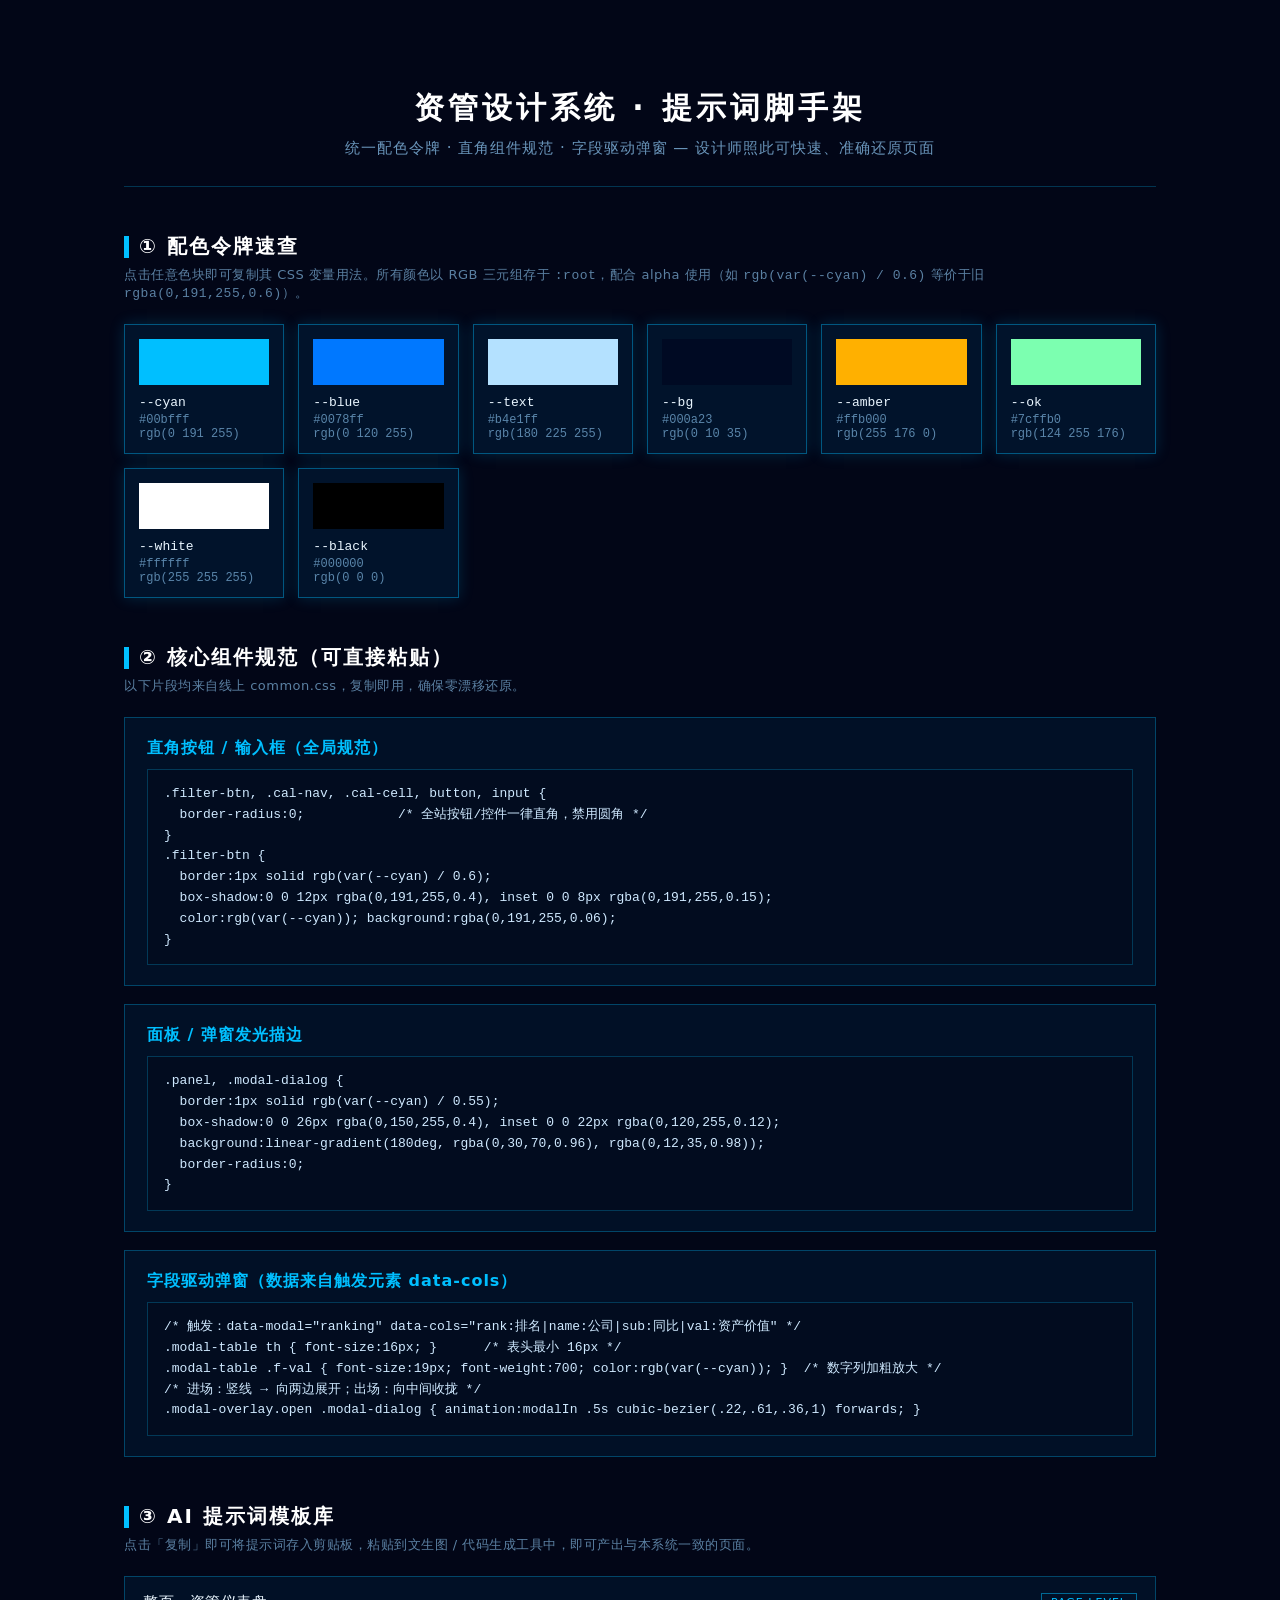
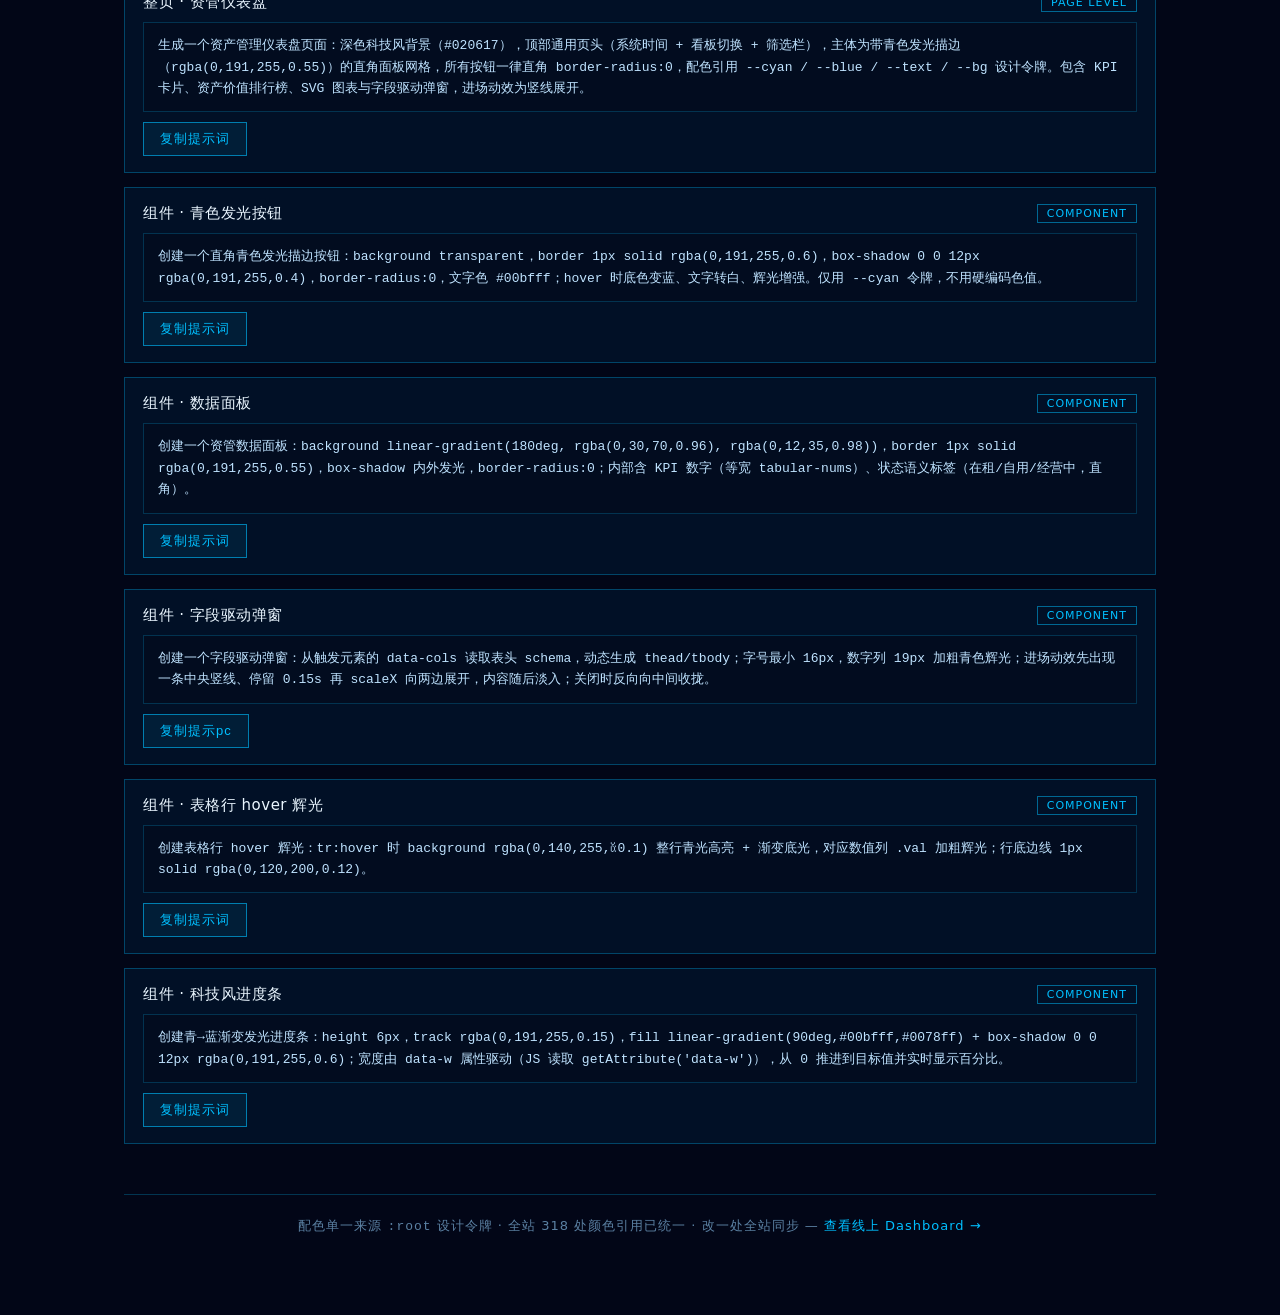
<file: prompt-library.html>
<!DOCTYPE html>
<html lang="zh-CN">
<head>
<meta charset="UTF-8">
<meta name="viewport" content="width=device-width, initial-scale=1.0">
<title>资管设计系统 · 提示词脚手架</title>
<link rel="stylesheet" href="css/common.css">
<link rel="stylesheet" href="css/prompt-library.css">

</head>
<body>
<div class="pl-wrap">

  <header class="pl-hero">
    <h1>资管设计系统 · 提示词脚手架</h1>
    <p>统一配色令牌 · 直角组件规范 · 字段驱动弹窗 — 设计师照此可快速、准确还原页面</p>
  </header>

  <!-- ============ 1. 配色令牌速查 ============ -->
  <section class="pl-section">
    <h2>① 配色令牌速查</h2>
    <p class="pl-sub">点击任意色块即可复制其 CSS 变量用法。所有颜色以 RGB 三元组存于 <code>:root</code>，配合 alpha 使用（如 <code>rgb(var(--cyan) / 0.6)</code> 等价于旧 <code>rgba(0,191,255,0.6)</code>）。</p>
    <div class="pl-tokens" id="tokenGrid"></div>
  </section>

  <!-- ============ 2. 组件规范 ============ -->
  <section class="pl-section">
    <h2>② 核心组件规范（可直接粘贴）</h2>
    <p class="pl-sub">以下片段均来自线上 common.css，复制即用，确保零漂移还原。</p>

    <div class="pl-card">
      <h3>直角按钮 / 输入框（全局规范）</h3>
      <pre>.filter-btn, .cal-nav, .cal-cell, button, input {
  border-radius:0;            /* 全站按钮/控件一律直角，禁用圆角 */
}
.filter-btn {
  border:1px solid rgb(var(--cyan) / 0.6);
  box-shadow:0 0 12px rgba(0,191,255,0.4), inset 0 0 8px rgba(0,191,255,0.15);
  color:rgb(var(--cyan)); background:rgba(0,191,255,0.06);
}</pre>
    </div>

    <div class="pl-card">
      <h3>面板 / 弹窗发光描边</h3>
      <pre>.panel, .modal-dialog {
  border:1px solid rgb(var(--cyan) / 0.55);
  box-shadow:0 0 26px rgba(0,150,255,0.4), inset 0 0 22px rgba(0,120,255,0.12);
  background:linear-gradient(180deg, rgba(0,30,70,0.96), rgba(0,12,35,0.98));
  border-radius:0;
}</pre>
    </div>

    <div class="pl-card">
      <h3>字段驱动弹窗（数据来自触发元素 data-cols）</h3>
      <pre>/* 触发：data-modal="ranking" data-cols="rank:排名|name:公司|sub:同比|val:资产价值" */
.modal-table th { font-size:16px; }      /* 表头最小 16px */
.modal-table .f-val { font-size:19px; font-weight:700; color:rgb(var(--cyan)); }  /* 数字列加粗放大 */
/* 进场：竖线 → 向两边展开；出场：向中间收拢 */
.modal-overlay.open .modal-dialog { animation:modalIn .5s cubic-bezier(.22,.61,.36,1) forwards; }</pre>
    </div>
  </section>

  <!-- ============ 3. 提示词库（点击复制） ============ -->
  <section class="pl-section">
    <h2>③ AI 提示词模板库</h2>
    <p class="pl-sub">点击「复制」即可将提示词存入剪贴板，粘贴到文生图 / 代码生成工具中，即可产出与本系统一致的页面。</p>

    <div class="pl-prompt">
      <div class="pp-head"><span class="pp-title">整页 · 资管仪表盘</span><span class="pp-tag">PAGE LEVEL</span></div>
      <code>生成一个资产管理仪表盘页面：深色科技风背景（#020617），顶部通用页头（系统时间 + 看板切换 + 筛选栏），主体为带青色发光描边（rgba(0,191,255,0.55)）的直角面板网格，所有按钮一律直角 border-radius:0，配色引用 --cyan / --blue / --text / --bg 设计令牌。包含 KPI 卡片、资产价值排行榜、SVG 图表与字段驱动弹窗，进场动效为竖线展开。</code>
      <button class="pl-copy" data-copy>复制提示词</button>
    </div>

    <div class="pl-prompt">
      <div class="pp-head"><span class="pp-title">组件 · 青色发光按钮</span><span class="pp-tag">COMPONENT</span></div>
      <code>创建一个直角青色发光描边按钮：background transparent，border 1px solid rgba(0,191,255,0.6)，box-shadow 0 0 12px rgba(0,191,255,0.4)，border-radius:0，文字色 #00bfff；hover 时底色变蓝、文字转白、辉光增强。仅用 --cyan 令牌，不用硬编码色值。</code>
      <button class="pl-copy" data-copy>复制提示词</button>
    </div>

    <div class="pl-prompt">
      <div class="pp-head"><span class="pp-title">组件 · 数据面板</span><span class="pp-tag">COMPONENT</span></div>
      <code>创建一个资管数据面板：background linear-gradient(180deg, rgba(0,30,70,0.96), rgba(0,12,35,0.98))，border 1px solid rgba(0,191,255,0.55)，box-shadow 内外发光，border-radius:0；内部含 KPI 数字（等宽 tabular-nums）、状态语义标签（在租/自用/经营中，直角）。</code>
      <button class="pl-copy" data-copy>复制提示词</button>
    </div>

    <div class="pl-prompt">
      <div class="pp-head"><span class="pp-title">组件 · 字段驱动弹窗</span><span class="pp-tag">COMPONENT</span></div>
      <code>创建一个字段驱动弹窗：从触发元素的 data-cols 读取表头 schema，动态生成 thead/tbody；字号最小 16px，数字列 19px 加粗青色辉光；进场动效先出现一条中央竖线、停留 0.15s 再 scaleX 向两边展开，内容随后淡入；关闭时反向向中间收拢。</code>
      <button class="pl-copy" data-copy>复制提示pc</button>
    </div>

    <div class="pl-prompt">
      <div class="pp-head"><span class="pp-title">组件 · 表格行 hover 辉光</span><span class="pp-tag">COMPONENT</span></div>
      <code>创建表格行 hover 辉光：tr:hover 时 background rgba(0,140,255,ᾰ0.1) 整行青光高亮 + 渐变底光，对应数值列 .val 加粗辉光；行底边线 1px solid rgba(0,120,200,0.12)。</code>
      <button class="pl-copy" data-copy>复制提示词</button>
    </div>

    <div class="pl-prompt">
      <div class="pp-head"><span class="pp-title">组件 · 科技风进度条</span><span class="pp-tag">COMPONENT</span></div>
      <code>创建青→蓝渐变发光进度条：height 6px，track rgba(0,191,255,0.15)，fill linear-gradient(90deg,#00bfff,#0078ff) + box-shadow 0 0 12px rgba(0,191,255,0.6)；宽度由 data-w 属性驱动（JS 读取 getAttribute('data-w')），从 0 推进到目标值并实时显示百分比。</code>
      <button class="pl-copy" data-copy>复制提示词</button>
    </div>
  </section>

  <footer class="pl-foot">
    配色单一来源 <code>:root</code> 设计令牌 · 全站 318 处颜色引用已统一 · 改一处全站同步 —
    <a href="dashboard1.html">查看线上 Dashboard →</a>
  </footer>

</div>

<script>
  // —— 令牌数据：与 common.css :root 完全一致 ——
  const TOKENS = [
    { name:'--cyan',  r:0,   g:191, b:255, use:'主品牌青，全站主色 / 按钮 / 描边' },
    { name:'--blue',  r:0,   g:120, b:255, use:'次级蓝，面板底 / 表头' },
    { name:'--text',  r:180, g:225, b:255, use:'正文文字淡青灰' },
    { name:'--bg',    r:0,   g:10,  b:35,  use:'最深色背景 #020a23' },
    { name:'--amber', r:255, g:176, b:0,   use:'警示 / 高亮琥珀' },
    { name:'--ok',    r:124, g:255, b:176, use:'成功状态绿（在租/经营中）' },
    { name:'--white', r:255, g:255, b:255, use:'纯白标题 / 高对比文字' },
    { name:'--black', r:0,   g:0,   b:0,   use:'纯黑叠层 / 阴影底' },
  ];

  // 渲染色块网格
  const grid = document.getElementById('tokenGrid');
  TOKENS.forEach(t => {
    const hex = '#' + [t.r,t.g,t.b].map(x=>x.toString(16).padStart(2,'0')).join('');
    const el = document.createElement('div');
    el.className = 'pl-token';
    el.innerHTML = `
      <div class="swatch" style="background:rgb(${t.r} ${t.g} ${t.b})"></div>
      <div class="t-name">${t.name}</div>
      <div class="t-val">${hex}<br>rgb(${t.r} ${t.g} ${t.b})</div>`;
    el.addEventListener('click', () => copyText(`rgb(var(${t.name}))`, el));
    grid.appendChild(el);
  });

  // —— 复制逻辑 ——
  function copyText(text, btn) {
    navigator.clipboard.writeText(text).then(() => {
      if (btn) flash(btn);
    }).catch(() => {
      // 回退方案
      const ta = document.createElement('textarea');
      ta.value = text; document.body.appendChild(ta); ta.select();
      document.execCommand('copy'); document.body.removeChild(ta);
      if (btn) flash(btn);
    });
  }
  function flash(btn) {
    btn.classList.add('done');
    const label = btn.tagName === 'BUTTON' ? btn : btn.querySelector('.pl-copy');
    if (label) { label.classList.add('done'); label.textContent = '已复制 ✓'; }
  }

  // 提示词卡片复制
  document.querySelectorAll('.pl-copy').forEach(btn => {
    btn.addEventListener('click', () => {
      const code = btn.closest('.pl-prompt').querySelector('code').innerText;
      copyText(code, btn);
    });
  });
</script>
</body>
</html>
</file>
<file: css/common.css>
/* ============================================================
 * 设计令牌 (Design Tokens)
 * 单一配色来源：所有组件引用 var(--cyan) 等令牌，便于设计管理与开发复用。
 * 颜色以空格分隔的 RGB 三元组存储，配合 alpha 使用：
 *   rgb(var(--cyan) / 0.6)  ==  旧 rgba(0,191,255,0.6)
 * 修改品牌色只需改此处，全站同步。
 * ============================================================ */
:root {
  --cyan-01: 0 180 255;
  --cyan-02: 0 140 255;
  --cyan: 0 191 255;
  --cyan-03: 0 200 255;
  --white: 255 255 255;
  --cyan-04: 0 160 255;
  --text-01: 180 225 255;
  --cyan-05: 0 100 200;
  --blue: 0 120 255;
  --cyan-06: 0 170 255;
  --cyan-07: 0 150 255;
  --cyan-08: 127 214 255;
  --black: 0 0 0;
  --bg-01: 0 10 35;
  --bg-02: 0 40 100;
  --cyan-09: 0 120 220;
  --bg-03: 0 25 70;
  --bg-04: 0 40 90;
  --cyan-10: 0 60 180;
  --blue-deep: 0 90 200;
  --cyan-11: 0 100 255;
  --cyan-12: 0 120 230;
  --ok-01: 0 230 180;
  --cyan-13: 60 140 255;
  --cyan-14: 120 180 255;
  --text-02: 150 205 255;
  --text-03: 195 230 255;
  --text-04: 200 230 255;
  --amber-01: 255 190 60;
  --bg-05: 0 10 30;
  --bg-06: 0 12 35;
  --bg-07: 0 12 40;
  --bg-08: 0 15 40;
  --bg-09: 0 16 34;
  --bg-10: 0 18 55;
  --bg-11: 0 20 50;
  --bg-12: 0 30 70;
  --bg-13: 0 35 90;
  --bg-14: 0 50 120;
  --bg-15: 0 60 140;
  --cyan-15: 0 70 150;
  --cyan-16: 0 80 180;
  --cyan-17: 0 80 200;
  --cyan-18: 0 90 180;
  --cyan-deep: 0 102 255;
  --cyan-19: 0 120 200;
  --cyan-20: 0 130 255;
  --misc-01: 0 136 68;
  --cyan-21: 0 140 230;
  --cyan-22: 0 145 255;
  --cyan-23: 0 150 235;
  --cyan-24: 0 210 255;
  --cyan-25: 0 214 255;
  --cyan-26: 0 225 255;
  --cyan-bright: 0 230 255;
  --misc-02: 0 255 136;
  --ok-02: 0 255 170;
  --bg-16: 2 6 23;
  --bg-17: 2 8 24;
  --bg-18: 2 10 30;
  --bg-19: 3 11 32;
  --bg-20: 3 13 36;
  --bg-21: 4 36 58;
  --cyan-27: 10 63 158;
  --cyan-28: 30 78 216;
  --cyan-29: 30 127 255;
  --cyan-30: 30 160 255;
  --cyan-31: 40 110 255;
  --cyan-32: 47 107 255;
  --cyan-33: 47 116 216;
  --bg-22: 58 38 0;
  --cyan-34: 60 150 255;
  --cyan-35: 63 143 230;
  --cyan-36: 77 159 255;
  --cyan-37: 91 184 255;
  --ok-03: 95 240 200;
  --cyan-38: 98 230 255;
  --cyan-39: 125 184 255;
  --misc-03: 140 170 200;
  --misc-04: 143 184 255;
  --text-05: 150 200 240;
  --text-06: 150 210 255;
  --text-07: 159 212 255;
  --text-08: 159 227 255;
  --text-09: 191 239 255;
  --text-10: 191 244 255;
  --misc-05: 204 0 0;
  --text-11: 204 234 255;
  --text-12: 205 232 255;
  --text-13: 205 235 255;
  --text-14: 207 230 255;
  --text-15: 207 234 255;
  --text-16: 210 235 255;
  --misc-06: 234 242 255;
  --misc-07: 234 246 255;
  --misc-08: 234 247 255;
  --amber-02: 255 90 0;
  --amber-03: 255 107 107;
  --amber-04: 255 110 20;
  --amber-05: 255 126 26;
  --amber-06: 255 143 61;
  --amber-07: 255 149 0;
  --amber-08: 255 150 40;
  --amber-09: 255 157 92;
  --amber-10: 255 179 71;
  --amber-11: 255 184 102;
  --amber-12: 255 190 80;
  --amber-13: 255 200 0;
  --amber-14: 255 206 107;
  --misc-09: 255 215 0;
  --misc-10: 255 216 132;
}

* {
margin:0; padding:0; box-sizing:border-box;
}

html, body {
width:100%; height:100%; background:rgb(var(--bg-16)); color:rgb(var(--text-11)); font-family:"Microsoft YaHei","PingFang SC",sans-serif; overflow:hidden; scrollbar-width:none; -ms-overflow-style:none;
}

html::-webkit-scrollbar, body::-webkit-scrollbar {
width:0; height:0; display:none;
}

/* ===== 主舞台（流式自适应，撑满视口） ===== */
  .stage {
position:relative; width:100%; height:100vh; margin:0;
    display:flex; flex-direction:column;
    background:
      radial-gradient(ellipse 900px 700px at 50% 58%, rgb(var(--blue) / 0.28) 0%, rgb(var(--cyan-10) / 0.14) 30%, rgb(var(--bg-18) / 0.6) 60%, rgb(var(--bg-16)) 85%),
      radial-gradient(ellipse at 50% 58%, rgb(var(--cyan-04) / 0.12) 0%, transparent 40%),
      linear-gradient(180deg, rgb(var(--bg-19)) 0%, rgb(var(--bg-16)) 50%, rgb(var(--bg-20)) 100%);
    overflow:hidden;
}

/* 星空粒子 */
  .stars {
position:absolute; inset:0; pointer-events:none;
    background-image:
      radial-gradient(2px 2px at 20px 30px, rgb(var(--white) / 0.8), transparent),
      radial-gradient(2px 2px at 40px 70px, rgb(var(--white) / 0.6), transparent),
      radial-gradient(1px 1px at 90px 40px, rgb(var(--white) / 0.5), transparent),
      radial-gradient(2px 2px at 160px 120px, rgb(var(--white) / 0.7), transparent),
      radial-gradient(1px 1px at 230px 80px, rgb(var(--white) / 0.4), transparent),
      radial-gradient(2px 2px at 300px 150px, rgb(var(--white) / 0.6), transparent),
      radial-gradient(1px 1px at 400px 50px, rgb(var(--white) / 0.5), transparent),
      radial-gradient(2px 2px at 500px 180px, rgb(var(--white) / 0.7), transparent),
      radial-gradient(1px 1px at 600px 90px, rgb(var(--white) / 0.5), transparent),
      radial-gradient(2px 2px at 700px 200px, rgb(var(--white) / 0.6), transparent),
      radial-gradient(1px 1px at 800px 60px, rgb(var(--white) / 0.4), transparent),
      radial-gradient(2px 2px at 900px 140px, rgb(var(--white) / 0.6), transparent),
      radial-gradient(1px 1px at 1000px 30px, rgb(var(--white) / 0.5), transparent),
      radial-gradient(2px 2px at 1100px 170px, rgb(var(--white) / 0.7), transparent),
      radial-gradient(1px 1px at 1200px 100px, rgb(var(--white) / 0.5), transparent),
      radial-gradient(2px 2px at 1300px 220px, rgb(var(--white) / 0.6), transparent),
      radial-gradient(1px 1px at 1400px 80px, rgb(var(--white) / 0.4), transparent),
      radial-gradient(2px 2px at 1500px 190px, rgb(var(--white) / 0.6), transparent),
      radial-gradient(1px 1px at 1600px 50px, rgb(var(--white) / 0.5), transparent),
      radial-gradient(2px 2px at 1700px 160px, rgb(var(--white) / 0.7), transparent),
      radial-gradient(1px 1px at 1800px 120px, rgb(var(--white) / 0.5), transparent),
      radial-gradient(2px 2px at 1850px 200px, rgb(var(--white) / 0.6), transparent);
    opacity:0.6;
}

.grid-bg {
position:absolute; inset:0; pointer-events:none;
    background-image:
      linear-gradient(rgb(var(--cyan-04) / 0.06) 1px, transparent 1px),
      linear-gradient(90deg, rgb(var(--cyan-04) / 0.06) 1px, transparent 1px);
    background-size: 60px 60px;
    opacity:0.5;
}

/* ===== 顶部梯形标题栏 ===== */
  .header {
position:relative; height:clamp(96px, 9vh, 120px); z-index:30;
}

/* 标题两侧连接装饰线 */
  .title-side {
position:absolute; top:clamp(40px,4.5vh,48px); height:1px; width:clamp(40px,11vw,110px); z-index:5;
}

.title-side.left {
left:calc(50% - min(440px,46vw) - clamp(40px,11vw,110px));
    background: linear-gradient(90deg, transparent, rgb(var(--cyan-01) / 0.6));
    box-shadow: 0 0 6px rgb(var(--cyan-01) / 0.3);
}

.title-side.right {
right:calc(50% - min(440px,46vw) - clamp(40px,11vw,110px));
    background: linear-gradient(90deg, rgb(var(--cyan-01) / 0.6), transparent);
    box-shadow: 0 0 6px rgb(var(--cyan-01) / 0.3);
}

.title-side::after {
content:""; position:absolute; top:-2px; width:6px; height:6px;
    border:1px solid rgb(var(--cyan-01) / 0.6); transform:rotate(45deg);
}

.title-side.left::after {
right:0;
}

.title-side.right::after {
left:0;
}

/* 梯形标题容器 - 外层做渐变边框 */
  .title-bar {
position:absolute; top:0; left:50%; transform:translateX(-50%);
    width:min(880px, 92vw); height:clamp(80px, 9vh, 96px);
    display:flex; flex-direction:column; align-items:center; justify-content:center;
    background: linear-gradient(180deg, rgb(var(--cyan-03) / 0.75) 0%, rgb(var(--cyan-23) / 0.25) 100%);
    clip-path: polygon(0 0, 100% 0, calc(100% - 40px) 100%, 40px 100%);
    box-shadow: 0 0 30px rgb(var(--cyan-02) / 0.35), 0 4px 20px rgb(var(--black) / 0.4);
}

.title-bar::before {
content:""; position:absolute; inset:2px;
    background:
      linear-gradient(135deg, rgb(var(--cyan-02) / 0.15) 0%, transparent 40%),
      linear-gradient(225deg, rgb(var(--cyan-11) / 0.1) 0%, transparent 35%),
      linear-gradient(180deg, rgb(var(--bg-13) / 0.78), rgb(var(--bg-01) / 0.68));
    clip-path: polygon(0 0, 100% 0, calc(100% - 38px) 100%, 38px 100%);
    z-index:0;
}

.title-bar::after {
content:""; position:absolute; left:50%; bottom:1px; height:2px; border-radius:1px;
    width:0; transform:translateX(-50%);
    background: linear-gradient(90deg, transparent, rgb(var(--cyan)) 50%, transparent);
    box-shadow: 0 0 8px rgb(var(--cyan)), 0 0 16px rgb(var(--cyan) / 0.5);
    /* 联动总周期 6s：0~2s 从中心原点对称延展至距下描边两端端点各 10px（下边端点在 40px 内缩处，故 40+10=50px/侧） */
    animation: titleStretchOut 6s ease-in-out infinite;
    opacity:0;
    z-index:2;
}

@keyframes titleStretchOut {
0%    { width:0; opacity:0; }
    4%    { opacity:1; }
    33.3% { width:calc(100% - 100px); opacity:1; }  /* 2s 处：延展到位，此刻两侧栏流光接棒启动 */
    40%   { width:calc(100% - 100px); opacity:1; }
    50%   { width:calc(100% - 100px); opacity:0; }
    100%  { width:calc(100% - 100px); opacity:0; }
}

.title-text {
position:relative; z-index:1;
    font-size:44px; font-weight:800; letter-spacing:12px;
    background: linear-gradient(180deg, rgb(var(--white)) 0%, rgb(var(--cyan-08)) 50%, rgb(var(--cyan)) 100%);
    -webkit-background-clip:text; background-clip:text; color:transparent;
    white-space:nowrap; line-height:1.2;
}

.title-sub {
position:relative; z-index:1;
    font-size:14px; letter-spacing:8px; color: rgb(var(--cyan-08) / 0.5);
    margin-top:4px;
}

/* 左侧时钟 - 梯形科技背景 */
  .header-clock {
position:absolute; top:clamp(22px,3vh,34px); left:clamp(16px,3vw,40px);
    display:flex; align-items:center; justify-content:flex-start; gap:14px;
    width:clamp(340px,34vw,620px);
    padding:0 26px 0 16px; height:48px;
    z-index:10;
}
/* 时间栏背景层：独立承载 clip-path，避免裁剪溢出栏体的下拉菜单 */
.header-clock .clock-bg {
position:absolute; inset:0; z-index:0; pointer-events:none;
    background: linear-gradient(90deg, rgb(var(--cyan-03) / 0.55) 0%, rgb(var(--cyan-21) / 0.3) 42%, rgb(var(--blue-deep) / 0.0) 100%);
    clip-path: polygon(0 0, calc(100% - 26px) 0, 100% 100%, 0 100%);
    box-shadow: 0 0 18px rgb(var(--cyan-02) / 0.2), 0 2px 12px rgb(var(--black) / 0.3);
}
.header-clock .filter-switch { flex:0 0 auto; }

.header-clock::before {
content:""; position:absolute; inset:2px;
    clip-path: polygon(0 0, calc(100% - 24px) 0, 100% 100%, 0 100%);
    z-index:0;
}

.header-clock::after {
content:""; position:absolute; bottom:1px; height:2px; border-radius:1px;
    /* 时间栏：延展式流光（右端生根拉伸 → 左端收拢流出） */
    left:calc(100% - 20px); width:0; opacity:0;
    background: linear-gradient(90deg, transparent, rgb(var(--cyan)) 50%, transparent);
    /* 与标题下边框流光联动：同周期 6s，延迟 1.6s 启动（标题延展至约 85% 时提前接棒，留 0.4s 重叠让衔接更自然） */
    animation: barStretchRL 6s ease-in-out infinite;
    animation-delay: 1.6s;
    box-shadow: 0 0 6px rgb(var(--cyan) / 0.35);
    z-index:2;
}

/* 从右到左延展：光带左端向左拉伸生长（右端锚定），拉满后右端跟进、向左端收拢流出；66%~100% 静默，等待下一轮标题延展 */
  @keyframes barStretchRL {
0%   { left:calc(100% - 20px); width:0; opacity:0; }
    4%   { opacity:1; }
    33%  { left:20px; width:calc(100% - 40px); opacity:1; }
    62%  { left:20px; width:0; opacity:1; }
    66%  { left:20px; width:0; opacity:0; }
    100% { left:20px; width:0; opacity:0; }
}

/* 从左到右延展：光带右端向右拉伸生长（左端锚定），拉满后左端跟进、向右端收拢流出；66%~100% 静默 */
  @keyframes barStretchLR {
0%   { left:20px; width:0; opacity:0; }
    4%   { opacity:1; }
    33%  { left:20px; width:calc(100% - 40px); opacity:1; }
    62%  { left:calc(100% - 20px); width:0; opacity:1; }
    66%  { left:calc(100% - 20px); width:0; opacity:0; }
    100% { left:calc(100% - 20px); width:0; opacity:0; }
}

.header-clock .time {
position:relative; z-index:1;
    font-size:14px; font-weight:400; color:rgb(var(--text-03) / 0.9);
    letter-spacing:1px; line-height:1; white-space:nowrap;
    font-variant-numeric: tabular-nums;
}

/* 右侧筛选器 - 外层梯形科技边框（与左侧时钟镜像一致） */
  .header-filters {
position:absolute; top:clamp(22px,3vh,34px); right:clamp(16px,3vw,40px);
    display:flex; align-items:center; justify-content:flex-end; gap:12px;
    width:clamp(280px,30vw,560px);
    padding:0 16px; height:48px;
    z-index:25;
}

/* 梯形背景独立图层：避免 clip-path 裁剪溢出到栏体之外的下拉菜单 */
  .header-filters .filters-bg {
position:absolute; inset:0; z-index:0; pointer-events:none;
    background: linear-gradient(270deg, rgb(var(--cyan-03) / 0.55) 0%, rgb(var(--cyan-21) / 0.3) 42%, rgb(var(--blue-deep) / 0.0) 100%);
    clip-path: polygon(26px 0, 100% 0, 100% 100%, 0 100%);
    box-shadow: 0 0 18px rgb(var(--cyan-02) / 0.2), 0 2px 12px rgb(var(--black) / 0.3);
}

.header-filters::before {
content:""; position:absolute; inset:2px;
    clip-path: polygon(24px 0, 100% 0, 100% 100%, 0 100%);
    z-index:1;
}

.header-filters::after {
content:""; position:absolute; bottom:1px; height:2px; border-radius:1px;
    /* 筛选栏：延展式流光（左端生根拉伸 → 右端收拢流出，与时间栏镜像） */
    left:20px; width:0; opacity:0;
    background: linear-gradient(90deg, transparent, rgb(var(--cyan)) 50%, transparent);
    /* 与标题下边框流光联动：同周期 6s，延迟 1.6s 启动（与时间栏镜像同步，与标题延展留 0.4s 重叠） */
    animation: barStretchLR 6s ease-in-out infinite;
    animation-delay: 1.6s;
    box-shadow: 0 0 6px rgb(var(--cyan) / 0.35);
    z-index:2;
}

.filter-btn {
overflow:visible; display:inline-flex; align-items:center; gap:6px;
    padding:6px 14px; color:rgb(var(--text-15));
    border:1px solid rgb(var(--cyan) / 0.6);
    background: linear-gradient(180deg, rgb(var(--cyan-15) / 0.3) 0%, rgb(var(--bg-03) / 0.55) 100%);
    box-shadow: 0 0 10px rgb(var(--cyan-06) / 0.35), inset 0 0 8px rgb(var(--cyan-06) / 0.15);
    transition:all .18s;
}

.filter-btn:hover {
border-color:rgb(var(--cyan-01) / 0.7); color:rgb(var(--white));
    box-shadow: inset 0 0 16px rgb(var(--cyan-02) / 0.25), 0 0 10px rgb(var(--cyan-02) / 0.3);
}

.filter-btn { border-radius:0; }
.filter-btn .arrow {
width:0; height:0; border-left:5px solid transparent; border-right:5px solid transparent;
    border-top:6px solid rgb(var(--cyan-01) / 0.85);
    margin-left:0; flex-shrink:0;
}

/* 标签最多显示 8 个字，超出省略号 */
  .filter-btn .fb-label {
overflow:hidden; white-space:nowrap; text-overflow:ellipsis;
    max-width:130px; min-width:0; text-align:left; font-size:14px;
}

/* 下拉菜单：科技感断角描边（原生 details/summary，无需 JS 即可展开） */
  .filter {
position:relative; display:inline-flex; z-index:3;
}

.filter[open] {
z-index:5;
}

.filter > summary {
list-style:none; cursor:pointer;
}

.filter > summary::-webkit-details-marker {
display:none;
}

.filter > summary::marker {
display:none;
}

.filter-btn {
overflow:visible; display:inline-flex; align-items:center; gap:6px;
    padding:6px 14px; color:rgb(var(--text-15));
    border:1px solid rgb(var(--cyan) / 0.6);
    background: linear-gradient(180deg, rgb(var(--cyan-15) / 0.3) 0%, rgb(var(--bg-03) / 0.55) 100%);
    box-shadow: 0 0 10px rgb(var(--cyan-06) / 0.35), inset 0 0 8px rgb(var(--cyan-06) / 0.15);
    transition:all .18s;
}

.dropdown {
position:absolute; top:calc(100% + 10px); left:50%;
    transform:translateX(-50%);
    min-width:200px; z-index:60; display:none; padding:1px;
    background: linear-gradient(135deg, rgb(var(--cyan-03) / 0.75) 0%, rgb(var(--cyan-18) / 0.55) 100%);
    clip-path: polygon(10px 0, 100% 0, 100% calc(100% - 10px), calc(100% - 10px) 100%, 0 100%, 0 10px);
    filter: drop-shadow(0 0 10px rgb(var(--cyan-02) / 0.45));
}

.dropdown.wide {
min-width:260px;
}

.filter.open .dropdown, .filter[open] .dropdown {
display:block;
}

.dropdown::before {
content:""; position:absolute; inset:1px;
    background: linear-gradient(135deg, rgb(var(--bg-04) / 0.97) 0%, rgb(var(--bg-01) / 0.99) 100%);
    clip-path: polygon(9px 0, 100% 0, 100% calc(100% - 9px), calc(100% - 9px) 100%, 0 100%, 0 9px);
    z-index:0;
}

/* 弹出菜单：独立样式块，仅作用于 .dropdown 内部，不继承、不影响父级（筛选按钮 / 顶栏） */
  .dropdown ul {
position:relative; z-index:1; margin:0; padding:6px 0;
    max-height:300px; overflow-y:auto; list-style:none;
    text-align:left;
}

.dropdown li {
padding:8px 18px 8px 18px; font-size:14px; color:rgb(var(--text-03) / 0.85);
    cursor:pointer; white-space:nowrap; transition:all 0.18s;
    text-align:left; border-left:2px solid transparent;
}

.dropdown li:hover {
background:linear-gradient(90deg, rgb(var(--cyan-04) / 0.28), transparent);
    color:rgb(var(--white)); border-left-color:rgb(var(--cyan));
}

.dropdown li.active {
color:rgb(var(--cyan)); border-left-color:rgb(var(--cyan) / 0.5);
}

/* 自定义滚动条 */
  .dropdown ul::-webkit-scrollbar {
width:6px;
}

.dropdown ul::-webkit-scrollbar-thumb {
background:rgb(var(--cyan-04) / 0.45); border-radius:3px;
}

.dropdown ul::-webkit-scrollbar-track {
background:transparent;
}

/* ===== 页头最右侧筛选栏：日期选择器（复用 .dropdown 弹出样式） ===== */
.dropdown.cal { min-width:252px; left:auto; right:0; transform:none; }
/* 看板切换下拉：左上对齐，避免溢出左边界 */
.filter-switch .dropdown { left:0; transform:none; min-width:160px; }
.dropdown.cal .cal-box { position:relative; z-index:1; padding:10px 12px 12px; }
.dropdown.cal .cal-head { display:flex; align-items:center; justify-content:space-between; margin-bottom:8px; }
.dropdown.cal .cal-nav {
  width:28px; height:28px; line-height:26px; text-align:center;
  background:rgb(var(--cyan-09) / 0.18); color:rgb(var(--text-08)); cursor:pointer;
  border:1px solid rgb(var(--cyan-01) / 0.4); border-radius:0;
  font-size:18px; flex-shrink:0; transition:all .15s;
}
.dropdown.cal .cal-nav:hover { background:rgb(var(--cyan-04) / 0.35); color:rgb(var(--white)); }
.dropdown.cal .cal-title { color:rgb(var(--text-15)); font-size:16px; font-weight:700; letter-spacing:1px; }
.dropdown.cal .cal-dow, .dropdown.cal .cal-days { display:grid; grid-template-columns:repeat(7,1fr); gap:2px; }
.dropdown.cal .cal-dow span { text-align:center; font-size:13px; color:rgb(var(--text-05) / 0.7); padding:3px 0; }
.dropdown.cal .cal-cell {
  text-align:center; font-size:15px; color:rgb(var(--text-04) / 0.85);
  padding:7px 0; cursor:pointer; border-radius:0;
  border:1px solid transparent; font-variant-numeric:tabular-nums; transition:all .15s;
}
.dropdown.cal .cal-cell:hover {
  background:linear-gradient(90deg, rgb(var(--cyan-04) / 0.28), transparent);
  color:rgb(var(--white)); border-color:rgb(var(--cyan));
}
.dropdown.cal .cal-cell.muted { color:rgb(var(--misc-03) / 0.35); cursor:default; }
.dropdown.cal .cal-cell.muted:hover { background:none; color:rgb(var(--misc-03) / 0.35); border-color:transparent; }
.dropdown.cal .cal-cell.today { border-color:rgb(var(--cyan) / 0.6); }
.dropdown.cal .cal-cell.active {
  color:rgb(var(--bg-09)); background:linear-gradient(135deg,rgb(var(--cyan-24)),rgb(var(--cyan-22)));
  font-weight:800; box-shadow:0 0 10px rgb(var(--cyan-01) / 0.6); border-color:transparent;
}

@keyframes blink {
0%,100%{opacity:1;} 50%{opacity:0.5;}
}

/* ===== KPI 卡片行 ===== */
  .kpi-row {
position:relative;
    margin:clamp(10px,1.8vh,18px) clamp(16px,3vw,40px) 0;
    display:grid; grid-template-columns: repeat(5, 1fr); gap:clamp(10px,1vw,18px);
    z-index:10;
}

.kpi-card {
position:relative;
    display:flex; align-items:center; gap:14px;
    height:108px; padding:0 18px; box-sizing:border-box;
    /* 矩形卡片：深色渐变填充 + 极细边框 */
    background:
      linear-gradient(135deg, rgb(var(--cyan-01) / 0.18) 0%, transparent 40%),
      linear-gradient(225deg, rgb(var(--blue) / 0.12) 0%, transparent 35%),
      linear-gradient(180deg, rgb(var(--bg-14) / 0.65), rgb(var(--bg-07) / 0.55));
    border:1px solid rgb(var(--cyan-02) / 0.18);
    box-shadow:
      0 0 18px rgb(var(--cyan-02) / 0.2),
      0 4px 20px rgb(var(--black) / 0.3);
}

/* ::before = 四角 HUD 加粗描边（L 形边角括号） */
  .kpi-card::before {
content:""; position:absolute; left:0; top:0; right:0; bottom:0;
    pointer-events:none; z-index:3;
    background:
      linear-gradient(rgb(var(--cyan)),rgb(var(--cyan))) left top    / 3px 20px no-repeat,
      linear-gradient(rgb(var(--cyan)),rgb(var(--cyan))) left top    / 20px 3px no-repeat,
      linear-gradient(rgb(var(--cyan)),rgb(var(--cyan))) right top   / 3px 20px no-repeat,
      linear-gradient(rgb(var(--cyan)),rgb(var(--cyan))) right top   / 20px 3px no-repeat,
      linear-gradient(rgb(var(--cyan)),rgb(var(--cyan))) left bottom / 3px 20px no-repeat,
      linear-gradient(rgb(var(--cyan)),rgb(var(--cyan))) left bottom / 20px 3px no-repeat,
      linear-gradient(rgb(var(--cyan)),rgb(var(--cyan))) right bottom/ 3px 20px no-repeat,
      linear-gradient(rgb(var(--cyan)),rgb(var(--cyan))) right bottom/ 20px 3px no-repeat;
    filter: drop-shadow(0 0 5px rgb(var(--cyan-01) / 0.7));
}

/* ::after = 底部发光横线 */
  .kpi-card::after {
content:""; position:absolute; left:4px; right:4px; bottom:3px; height:2px;
    background: linear-gradient(90deg, transparent, rgb(var(--cyan)), transparent);
    opacity:0.7; z-index:1;
}

body.d1 .kpi-card .kpi-icon {
width:50px; height:50px; border-radius:50%;
    display:flex; align-items:center; justify-content:center;
    background: rgb(var(--blue) / 0.15);
    border:1px solid rgb(var(--cyan-01) / 0.45);
    box-shadow: 0 0 16px rgb(var(--cyan-02) / 0.3), inset 0 0 10px rgb(var(--cyan-01) / 0.1);
    flex-shrink:0;
    z-index:1;
}

body.d1 .kpi-card .kpi-icon svg {
width:26px; height:26px; fill:rgb(var(--cyan));
}

.kpi-card .kpi-info {
display:flex; flex-direction:column; gap:4px; z-index:1;
}

.kpi-card .kpi-label {
font-size:15px; color:rgb(var(--text-01) / 0.78); letter-spacing:1px;
}

.kpi-card .kpi-value {
font-size:48px; font-weight:800; color:rgb(var(--white));
    line-height:1;
}

.kpi-card .kpi-value .unit {
font-size:16px; font-weight:500; color:rgb(var(--text-01) / 0.7); margin-left:4px;
}

/* 增量/状态/环比：置于大数字右侧 */
  .kpi-card .kpi-sub {
font-size:16px; color:rgb(var(--text-01) / 0.55); letter-spacing:0.5px;
    margin-left:auto; text-align:right; white-space:nowrap;
    align-self:center;
}

.kpi-card .kpi-sub .up {
color:rgb(var(--ok-02));
}

.kpi-card .kpi-sub .down {
color:rgb(var(--amber-03));
}

body.d1 /* ===== 主体 ===== */
  .main {
position:relative; flex:1; min-height:0;
    margin:clamp(14px,2vh,18px) clamp(16px,3vw,40px) clamp(20px,3vh,42px);
    display:grid;
    grid-template-columns: clamp(280px,24vw,400px) 1fr clamp(280px,24vw,400px);
    gap:clamp(12px,1.2vw,20px);
}

body.d2 /* ===== 主体 ===== */
  .main {
position:relative; flex:1; min-height:0;
    margin:clamp(14px,2vh,18px) clamp(16px,3vw,40px) clamp(20px,3vh,42px);
    display:grid;
    grid-template-columns: clamp(280px,24vw,400px) 1fr clamp(280px,24vw,400px);
    grid-auto-rows: 1fr;
    gap:clamp(12px,1.2vw,20px);
}

/* ===== 面板通用 ===== */
  .panel {
position:relative;
    background: linear-gradient(180deg, rgb(var(--bg-04) / 0.35), rgb(var(--bg-08) / 0.45));
    border:1px solid rgb(var(--cyan-02) / 0.25);
    padding: 14px 16px;
    overflow:hidden;
}

.panel::before, .panel::after {
content:""; position:absolute; width:16px; height:16px;
    border:2px solid rgb(var(--cyan));
}

.panel::before {
top:-2px; left:-2px; border-right:none; border-bottom:none;
}

.panel::after {
bottom:-2px; right:-2px; border-left:none; border-top:none;
}

.panel-title {
/* 矩形描边光感标题 */
    display:flex; align-items:center; gap:12px;
    margin-bottom:14px;
    padding:0 0 0 14px;
    height:38px; min-height:38px; max-height:38px;
    box-sizing:border-box; overflow:hidden;
    position:relative;
    background: linear-gradient(135deg, rgb(var(--cyan-03) / 0.5) 0%, rgb(var(--cyan-09) / 0.35) 50%, rgb(var(--cyan-16) / 0.45) 100%);
    box-shadow: 0 0 18px rgb(var(--cyan-02) / 0.3), 0 2px 12px rgb(var(--black) / 0.3);
}

/* 内填充层 */
  .panel-title::before {
content:""; position:absolute; inset:2px;
    background:
      linear-gradient(135deg, rgb(var(--cyan-02) / 0.2) 0%, transparent 40%),
      linear-gradient(225deg, rgb(var(--cyan-11) / 0.12) 0%, transparent 35%),
      linear-gradient(180deg, rgb(var(--bg-02) / 0.7), rgb(var(--bg-01) / 0.6));
    z-index:0;
}

/* 底部发光横线 */
  .panel-title::after {
content:""; position:absolute; left:14px; right:20px; bottom:1px; height:1px;
    background: linear-gradient(90deg, transparent, rgb(var(--cyan)) 30%, rgb(var(--cyan)) 70%, transparent);
    opacity:0.8; z-index:2;
    box-shadow: 0 0 6px rgb(var(--cyan));
}

body.d1 .panel-title .name {
position:relative; z-index:1;
    font-size:18px; font-weight:700; color:rgb(var(--white)); letter-spacing:3px;
    white-space:nowrap; line-height:1;          /* 不折行、定高，保证标题栏高度统一 */
    flex:0 0 auto; overflow:hidden; text-overflow:ellipsis;
}

body.d2 .panel-title .name {
position:relative; z-index:1;
    font-size:18px; font-weight:700; color:rgb(var(--white)); letter-spacing:3px;
    white-space:nowrap; line-height:1;          /* 中文标题不折行 */
    flex:0 0 auto;             /* 不被压缩、不被省略，始终完整展示 */
    overflow:hidden; text-overflow:ellipsis;
}

body.d1 .panel-title .en {
position:relative; z-index:1;
    font-size:12px; color: rgb(var(--cyan-08) / 0.45); letter-spacing:1px; margin-left:auto; padding-right:10px;
    white-space:nowrap; line-height:1;          /* 与 d2 行为一致，保证标题栏高度统一 */
    flex:1 1 auto; min-width:0; max-width:46%; overflow:hidden; text-overflow:ellipsis;
}

body.d2 .panel-title .en {
position:relative; z-index:1;
    font-size:12px; color: rgb(var(--cyan-08) / 0.45); letter-spacing:1px;
    margin-left:auto; padding-right:10px;
    white-space:nowrap; line-height:1;          /* 英文不折行 */
    flex:0 1 auto; min-width:0; max-width:46%;   /* 空间不足时收缩，绝不变高折行 */
    overflow:hidden; text-overflow:ellipsis;     /* 无展开控件 → 用省略号收尾 */
}

/* ===== 左侧 ===== */
  .left {
display:flex; flex-direction:column; gap:16px; min-height:0; min-width:0;
}

/* 综合数据 */
  .summary-grid {
display:grid; grid-template-columns:1fr 1fr; gap:10px;
}

.summary-item {
text-align:center; padding:12px 8px;
    background: linear-gradient(180deg, rgb(var(--cyan-05) / 0.12), rgb(var(--bg-02) / 0.06));
    border:1px solid rgb(var(--cyan-02) / 0.15);
    position:relative; overflow:hidden;
}

.summary-item::after {
content:""; position:absolute; bottom:0; left:0; right:0; height:2px;
    background: linear-gradient(90deg, transparent, rgb(var(--cyan)), transparent);
    opacity:0.5;
}

.summary-item .v {
font-size:30px; font-weight:700; color:rgb(var(--cyan));
}

.summary-item .v .u {
font-size:14px; font-weight:400; color:rgb(var(--text-01) / 0.5);
}

.summary-item .l {
font-size:14px; color:rgb(var(--text-01) / 0.6); margin-top:4px;
}

/* 占比饼图 */
  .pie-wrap {
display:flex; align-items:center; gap:20px;
}

.pie-chart {
position:relative; width:150px; height:150px; flex-shrink:0;
}

.pie-chart svg {
transform:rotate(-90deg);
}

.pie-center {
position:absolute; inset:0; display:flex; flex-direction:column;
    align-items:center; justify-content:center;
}

.pie-center .v {
font-size:28px; font-weight:700; color:rgb(var(--white));
}

.pie-center .l {
font-size:14px; color:rgb(var(--text-01) / 0.5);
}

.legend-list {
position:relative;
}

.legend-item {
display:flex; align-items:center; gap:8px; font-size:14px;
}

.legend-item .dot {
width:10px; height:10px; border-radius:50%; flex-shrink:0;
}

.legend-item .name {
color:rgb(var(--text-01) / 0.8);
}

.legend-item .pct {
margin-left:auto; color:rgb(var(--white)); font-weight:700;
}

/* 账单收缴 */
  .bill-wrap {
display:flex; align-items:center; gap:20px;
}

.bill-ring {
position:relative; width:150px; height:150px; flex-shrink:0;
}

.bill-ring svg {
transform:rotate(-90deg);
}

.bill-center {
position:absolute; inset:0; display:flex; flex-direction:column;
    align-items:center; justify-content:center;
}

.bill-center .v {
font-size:34px; font-weight:700; color:rgb(var(--cyan));
}

.bill-center .l {
font-size:14px; color:rgb(var(--text-01) / 0.5);
}

.bill-info {
flex:1; display:flex; flex-direction:column; gap:10px;
}

.bill-info-item {
display:flex; justify-content:space-between; align-items:center;
    font-size:14px; padding:8px 10px;
    background:linear-gradient(90deg, rgb(var(--cyan-05) / 0.1), transparent);
    border-left:2px solid rgb(var(--cyan-02) / 0.3);
}

.bill-info-item .l {
color:rgb(var(--text-01) / 0.7);
}

.bill-info-item .v {
color:rgb(var(--white)); font-weight:700;
}

.bill-info-item .v.warn {
color:rgb(var(--amber-09));
}

/* 综合数据 - 核心大数字 + 两列 + 进度条（统一左对齐三段式） */
  .overview-hero {
text-align:left; padding:2px 2px 8px; border-bottom:1px solid rgb(var(--cyan-02) / 0.14);
}

.overview-hero .h-label {
font-size:13px; color:rgb(var(--text-01) / 0.6); letter-spacing:2px;
}

.overview-hero .h-value {
font-size:38px; font-weight:800; color:rgb(var(--cyan)); line-height:1.1; margin-top:4px; font-variant-numeric:tabular-nums;
}

.overview-hero .h-value .u {
font-size:15px; font-weight:500; color:rgb(var(--text-01) / 0.7); margin-left:5px;
}

.overview-cols {
display:grid; grid-template-columns:1fr 1fr; gap:12px; margin:10px 0;
}

.overview-cols .ov-col {
text-align:left; padding:9px 12px;
    background:linear-gradient(180deg, rgb(var(--cyan-05) / 0.12), rgb(var(--bg-02) / 0.06));
    border:1px solid rgb(var(--cyan-02) / 0.15);
    border-left:2px solid rgb(var(--cyan-01) / 0.45);
}

.overview-cols .ov-lbl {
display:block; font-size:13px; color:rgb(var(--text-01) / 0.6); margin-bottom:6px;
}

.overview-cols .ov-num {
font-size:26px; font-weight:700; color:rgb(var(--cyan)); font-variant-numeric:tabular-nums;
}

.overview-cols .ov-unit {
font-size:14px; color:rgb(var(--text-01) / 0.5); margin-left:3px;
}

.progress-area {
display:flex; flex-direction:column; gap:10px; margin-top:4px; padding-top:8px; border-top:1px solid rgb(var(--cyan-02) / 0.14);
}

.prog-row {
display:flex; flex-direction:column; gap:6px;
}

.prog-head {
display:flex; justify-content:space-between; align-items:baseline;
}

.prog-row .prog-lbl {
font-size:14px; color:rgb(var(--text-01) / 0.7);
}

.prog-row .prog-val {
font-size:15px; font-weight:700; color:rgb(var(--cyan)); font-variant-numeric:tabular-nums;
}

.prog-bar {
height:8px; background:rgb(var(--cyan-05) / 0.15); border-radius:4px; overflow:hidden;
}

.prog-bar .prog-fill {
height:100%; border-radius:4px; background:linear-gradient(90deg,rgb(var(--cyan-deep)),rgb(var(--cyan))); box-shadow:0 0 8px rgb(var(--cyan-01) / 0.4);
}

/* 选项卡 */
  .tab-bar {
display:flex; gap:10px; margin-bottom:12px;
}

.tab {
flex:1; text-align:center; padding:6px 0; font-size:14px; letter-spacing:1px;
    color:rgb(var(--text-01) / 0.6); background:rgb(var(--cyan-05) / 0.12);
    border:1px solid rgb(var(--cyan-02) / 0.2); border-radius:2px;
    cursor:pointer; user-select:none; position:relative; overflow:hidden;
    transition: color .3s, background .3s, border-color .3s, box-shadow .3s;
}

.tab::after {
/* 切换时的高亮扫光 */
    content:""; position:absolute; top:0; left:-60%; width:50%; height:100%;
    background:linear-gradient(90deg, transparent, rgb(var(--white) / 0.25), transparent);
    transform:skewX(-20deg); transition:left .5s ease;
}

.tab.switch-fx::after {
left:120%;
}

.tab.active {
color:rgb(var(--white)); border-color:rgb(var(--cyan-01) / 0.5);
    background:linear-gradient(135deg, rgb(var(--cyan-03) / 0.45), rgb(var(--cyan-09) / 0.3));
    box-shadow:0 0 12px rgb(var(--cyan-02) / 0.25);
}

/* 环形图中心图标（替代“资产”文字） */
  .pie-icon {
width:30px; height:30px; filter: drop-shadow(0 0 6px rgb(var(--cyan-03) / 0.7));
}

.pie-icon.reveal {
animation: iconPop .55s cubic-bezier(.34,1.56,.64,1) both;
}

@keyframes iconPop {
0% { transform:scale(0) rotate(-40deg); opacity:0; }
    100% { transform:scale(1) rotate(0); opacity:1; }
}

/* 切换时环形图加载动效（缩放+旋转脉冲） */
  .pie-chart.reload {
animation: pieReload .8s cubic-bezier(.4,0,.2,1) both;
}

@keyframes pieReload {
0%   { transform:scale(.86) rotate(-14deg); opacity:.35; filter:blur(1px); }
    55%  { transform:scale(1.05) rotate(5deg);  opacity:1;  filter:blur(0); }
    100% { transform:scale(1)   rotate(0);      opacity:1; }
}

/* 环形图扫描加载线 */
  .pie-chart .scan {
position:absolute; inset:0; border-radius:50%; pointer-events:none; opacity:0;
    background:conic-gradient(from 0deg, transparent 0deg, rgb(var(--cyan-03) / 0.55) 18deg, transparent 40deg);
    mix-blend-mode:screen;
}

.pie-chart.reload .scan {
animation: pieScan .8s linear both;
}

@keyframes pieScan {
0%{opacity:1; transform:rotate(0);} 100%{opacity:0; transform:rotate(360deg);}
}

/* 图例数据加载：数字闪烁 + 扫描线 */
  .legend-item .pct.flash {
animation: pctFlash .7s ease both;
}

@keyframes pctFlash {
0% { color:rgb(var(--cyan-03) / 0.4); text-shadow:0 0 0 transparent; transform:translateY(4px); }
    40% { color:rgb(var(--cyan-bright)); text-shadow:0 0 10px rgb(var(--cyan-03) / 0.8); transform:translateY(0); }
    100% { color:rgb(var(--white)); text-shadow:0 0 0 transparent; }
}

.legend-list.loading::before {
content:""; position:absolute; left:0; right:0; height:2px;
    background:linear-gradient(90deg, transparent, rgb(var(--cyan-03) / 0.9), transparent);
    box-shadow:0 0 8px rgb(var(--cyan-03) / 0.8);
    animation: legendScan .8s ease both;
}

.legend-list {
position:relative;
}

@keyframes legendScan {
0% { top:0; opacity:0; } 10% { opacity:1; }
    90% { opacity:1; } 100% { top:100%; opacity:0; }
}

/* 图表副标题 */
  .chart-sub {
font-size:14px; color:rgb(var(--text-01) / 0.5); margin:0 0 8px 2px; letter-spacing:1px;
}

/* 公司列表副标题 */
  .company-item .c-info {
flex:1; display:flex; flex-direction:column; gap:2px;
}

.company-item .sub {
font-size:12px; color:rgb(var(--text-02) / 0.55);
}

/* ===== 中间 ===== */
  .center {
display:flex; flex-direction:column; gap:16px; min-height:0; min-width:0;
}

body.d1 .map-wrap {
flex:0 0 460px; position:relative;
    display:flex; align-items:center; justify-content:center;
    background:
      radial-gradient(circle at 50% 50%, rgb(var(--blue) / 0.12) 0%, transparent 60%),
      linear-gradient(180deg, rgb(var(--bg-11) / 0.5), rgb(var(--bg-05) / 0.5));
}

body.d2 .map-wrap {
flex:1 1 0; min-height:0; position:relative;
    display:flex; align-items:center; justify-content:center;
    background:
      radial-gradient(circle at 50% 50%, rgb(var(--blue) / 0.12) 0%, transparent 60%),
      linear-gradient(180deg, rgb(var(--bg-11) / 0.5), rgb(var(--bg-05) / 0.5));
}

.map-wrap svg {
width:100%; height:100%;
    cursor:grab; touch-action:none;
}

.map-wrap svg.dragging {
cursor:grabbing;
}

.map-wrap svg text {
pointer-events:none;
}

/* 轮廓描边不随缩放变化，始终保持恒定线宽 */
  #geo path, #geo polygon {
vector-effect:non-scaling-stroke;
}

/* SVG 脉冲点 */
  .pulse-pt {
transform-origin: center; transform-box: fill-box;
}

.pulse-ring {
fill:none; stroke:rgb(var(--cyan)); stroke-width:1.5; animation: svgPulse 2.5s infinite;
}

.pulse-ring.delay {
animation-delay: 1.2s;
}

@keyframes svgPulse {
0%{r:4;opacity:1;} 100%{r:18;opacity:0;}
}

.pulse-dot {
fill:rgb(var(--cyan));
}

.pulse-dot.warn {
fill:rgb(var(--amber-09));
}

.pulse-ring.warn {
stroke:rgb(var(--amber-09));
}

.city-label {
position:absolute;
    padding: 4px 10px;
    background: linear-gradient(180deg, rgb(var(--blue) / 0.25), rgb(var(--cyan-10) / 0.25));
    border:1px solid rgb(var(--cyan-01) / 0.5);
    border-radius:2px;
    color:rgb(var(--white)); font-size:14px; font-weight:700;
    box-shadow: 0 0 12px rgb(var(--cyan-02) / 0.4);
    white-space:nowrap;
}

.city-label::after {
content:""; position:absolute; left:50%; bottom:-8px; transform:translateX(-50%);
    width:2px; height:8px; background:rgb(var(--cyan));
}

.city-label.c1 {
left:42%; top:32%;
}

.city-label.c2 {
left:52%; top:52%;
}

.city-label.c3 {
left:60%; top:68%;
}

.city-label.c4 {
left:36%; top:58%;
}

.city-label.c5 {
left:68%; top:45%;
}

.map-pulse {
position:absolute; width:10px; height:10px; border-radius:50%; background:rgb(var(--cyan));
    box-shadow: 0 0 12px rgb(var(--cyan));
}

.map-pulse::after, .map-pulse::before {
content:""; position:absolute; inset:-6px; border:1px solid rgb(var(--cyan)); border-radius:50%;
    animation: pulse 2.5s infinite;
}

.map-pulse::before {
animation-delay: 1.2s;
}

@keyframes pulse {
0%{transform:scale(0.5);opacity:1;} 100%{transform:scale(3);opacity:0;}
}

.map-pulse.m1 {
left:42%; top:30%;
}

.map-pulse.m2 {
left:52%; top:50%;
}

.map-pulse.m3 {
left:60%; top:66%;
}

.map-pulse.m4 {
left:36%; top:56%;
}

.map-pulse.m5 {
left:68%; top:43%; background:rgb(var(--amber-09)); box-shadow:0 0 12px rgb(var(--amber-09));
}

.map-pulse.m5::after, .map-pulse.m5::before {
border-color:rgb(var(--amber-09));
}

/* TOP5 资产单位排行表 */
  .rank-table {
width:100%;
}

.rank-table table {
width:100%; border-collapse:collapse;
}

.rank-table th {
font-size:14px; color:rgb(var(--text-01) / 0.5); font-weight:400;
    padding:8px 10px; text-align:left;
    border-bottom:1px solid rgb(var(--cyan-02) / 0.2);
    letter-spacing:1px;
}

.rank-table td {
font-size:15px; padding:10px;
    border-bottom:1px solid rgb(var(--cyan-02) / 0.1);
    color:rgb(var(--text-04) / 0.9);
}

.rank-table tr:last-child td {
border-bottom:none;
}

.rank-badge {
display:inline-flex; align-items:center; justify-content:center;
    width:26px; height:26px; border-radius:50%;
    font-size:15px; font-weight:700;
}

/* 序号色阶：橙色→蓝色 梯度变化（仅作用于管理单位汇总排名，不影响父级） */
  .rank-badge.gold {
background:linear-gradient(135deg,rgb(var(--amber-06)),rgb(var(--amber-02))); color:rgb(var(--white)); box-shadow:0 0 12px rgb(var(--amber-04) / 0.5);
}

.rank-badge.silver {
background:linear-gradient(135deg,rgb(var(--amber-11)),rgb(var(--amber-05))); color:rgb(var(--white)); box-shadow:0 0 11px rgb(var(--amber-08) / 0.45);
}

.rank-badge.bronze {
background:linear-gradient(135deg,rgb(var(--misc-10)),rgb(var(--amber-10))); color:rgb(var(--bg-22)); box-shadow:0 0 10px rgb(var(--amber-12) / 0.4);
}

.rank-badge.normal {
background:linear-gradient(135deg,rgb(var(--cyan-37)),rgb(var(--cyan-35))); color:rgb(var(--white)); box-shadow:0 0 10px rgb(var(--cyan-34) / 0.45);
}

.rank-badge.deep {
background:linear-gradient(135deg,rgb(var(--cyan-32)),rgb(var(--cyan-28))); color:rgb(var(--white)); box-shadow:0 0 10px rgb(var(--cyan-31) / 0.5);
}

.rank-bar-wrap {
display:flex; align-items:center; gap:8px;
}

.rank-bar {
flex:1; height:6px; background:rgb(var(--cyan-05) / 0.15); border-radius:3px; overflow:hidden;
}

.rank-bar .fill {
height:100%; border-radius:3px;
    background: linear-gradient(90deg, rgb(var(--cyan-deep)), rgb(var(--cyan)));
    box-shadow: 0 0 8px rgb(var(--cyan-01) / 0.4);
}

.rank-bar .fill.gold-fill {
background:linear-gradient(90deg,rgb(var(--amber-07)),rgb(var(--misc-09))); box-shadow:0 0 8px rgb(var(--amber-13) / 0.4);
}

.rank-pct {
font-size:14px; color:rgb(var(--text-01) / 0.7); min-width:36px; text-align:right;
}

.rank-table td.val {
color:rgb(var(--cyan)); font-weight:700;
}

/* 管理单位汇总：行 hover 光感科技效果（仅作用于带 .hover-glow 的表） */
.rank-table.hover-glow tbody tr {
  transition: background .25s ease;
}

.rank-table.hover-glow tbody tr:hover {
  background: linear-gradient(90deg,
    rgb(var(--cyan-06) / 0.22) 0%,
    rgb(var(--cyan-12) / 0.07) 55%,
    rgb(var(--cyan-12) / 0.0) 100%);
}

.rank-table.hover-glow tbody tr:hover td {
  color:rgb(var(--misc-07));
  border-bottom-color: rgb(var(--cyan-06) / 0.4);
}

/* 左侧光感高亮条 */
.rank-table.hover-glow tbody tr td:first-child {
  box-shadow: inset 3px 0 0 rgb(var(--cyan) / 0.0);
  transition: box-shadow .25s ease;
}

.rank-table.hover-glow tbody tr:hover td:first-child {
  box-shadow: inset 3px 0 0 rgb(var(--cyan)),
              inset 8px 0 12px -4px rgb(var(--cyan) / 0.65);
}

/* 资产价值列文字辉光 */
.rank-table.hover-glow tbody tr:hover td.val {
  color:rgb(var(--cyan-38));
  text-shadow:0 0 10px rgb(var(--cyan) / 0.75);
}

/* 整行可点：hover 时管理单位名称下划线，强化可点击感知 */
.rank-table.hover-glow tbody tr[data-modal] {
  cursor:pointer;
}
.rank-table.hover-glow tbody tr[data-modal]:hover td:nth-child(2) {
  text-decoration:underline;
  text-decoration-color:rgb(var(--cyan) / 0.6);
  text-underline-offset:3px;
}

/* ===== 右侧 ===== */
  .right {
display:flex; flex-direction:column; gap:16px; min-height:0; min-width:0;
}

/* 折线图 */
  .line-chart {
width:100%;
}

.line-chart svg {
width:100%; height:180px; display:block;
}

/* 柱状图 */
  .bar-chart {
width:100%;
}

.bar-chart svg {
width:100%; height:170px; display:block;
}

.bar-legend {
display:flex; gap:20px; justify-content:center; margin-top:8px;
}

.bar-legend-item {
display:flex; align-items:center; gap:6px; font-size:14px; color:rgb(var(--text-01) / 0.7);
}

.bar-legend-item .dot {
width:10px; height:10px; border-radius:2px;
}

body.d1 /* 公司排行榜（自动滚动 · 无缝循环） */
  .company-scroll {
height: 322px;
    overflow: hidden;
    position: relative;
    -webkit-mask-image: linear-gradient(180deg, transparent 0, rgb(var(--black)) 9%, rgb(var(--black)) 91%, transparent 100%);
            mask-image: linear-gradient(180deg, transparent 0, rgb(var(--black)) 9%, rgb(var(--black)) 91%, transparent 100%);
}

body.d2 /* 公司排行榜（自动滚动 · 无缝循环） */
  .company-scroll {
flex:1; min-height:0;
    overflow: hidden;
    position: relative;
    -webkit-mask-image: linear-gradient(180deg, transparent 0, rgb(var(--black)) 9%, rgb(var(--black)) 91%, transparent 100%);
            mask-image: linear-gradient(180deg, transparent 0, rgb(var(--black)) 9%, rgb(var(--black)) 91%, transparent 100%);
}

.company-track {
display:flex; flex-direction:column;
    animation: rankScroll 30s linear infinite;
    will-change: transform;
}

.company-scroll:hover .company-track {
animation-play-state: paused;
}

@keyframes rankScroll {
from { transform: translateY(0); }
    to   { transform: translateY(-50%); }
}

.company-item {
display:flex; align-items:center; gap:12px;
    padding:9px 12px;
    margin-bottom:8px;
    background: linear-gradient(90deg, rgb(var(--cyan-05) / 0.14), rgb(var(--cyan-05) / 0.02));
    border-left:3px solid rgb(var(--cyan-02) / 0.45);
    position:relative;
    transition: background 0.3s, border-color 0.3s;
}

.company-item:hover {
background: linear-gradient(90deg, rgb(var(--cyan-04) / 0.22), transparent); border-left-color:rgb(var(--cyan-25));
}

/* 序号样式——与蓝色科技主题协调（青→蓝渐变 + 内发光） */
  .company-item .rank {
width:28px; height:28px; border-radius:7px;
    display:flex; align-items:center; justify-content:center;
    font-size:14px; font-weight:700; flex-shrink:0;
    background: linear-gradient(135deg, rgb(var(--blue-deep) / 0.6), rgb(var(--cyan-06) / 0.4));
    border:1px solid rgb(var(--cyan-01) / 0.55);
    color:rgb(var(--text-09));
    box-shadow: 0 0 8px rgb(var(--cyan-02) / 0.35), inset 0 0 6px rgb(var(--cyan-01) / 0.25);
}

.company-item.top1 .rank {
background: linear-gradient(135deg, rgb(var(--cyan-bright)), rgb(var(--cyan-deep)));
    border-color:rgb(var(--text-10)); color:rgb(var(--bg-21));
    box-shadow:0 0 14px rgb(var(--cyan-03) / 0.7), inset 0 0 6px rgb(var(--white) / 0.45);
}

.company-item.top2 .rank {
background: linear-gradient(135deg, rgb(var(--cyan-30)), rgb(var(--cyan-17)));
    border-color:rgb(var(--text-07)); color:rgb(var(--misc-07));
    box-shadow:0 0 11px rgb(var(--cyan-04) / 0.6);
}

.company-item.top3 .rank {
background: linear-gradient(135deg, rgb(var(--cyan-33)), rgb(var(--cyan-27)));
    border-color:rgb(var(--misc-04)); color:rgb(var(--misc-06));
    box-shadow:0 0 9px rgb(var(--blue) / 0.5);
}

.company-item .c-info {
flex:1; display:flex; flex-direction:column; gap:2px; min-width:0;
}

.company-item .name {
font-size:14px; color:rgb(var(--text-13) / 0.92); white-space:nowrap; overflow:hidden; text-overflow:ellipsis;
}

.company-item .sub {
font-size:12px; color:rgb(var(--text-02) / 0.55);
}

.company-item .val {
font-size:19px; font-weight:700; color:rgb(var(--cyan)); white-space:nowrap;
}

.company-item .val small {
font-size:12px; color:rgb(var(--cyan) / 0.6); font-weight:400; margin-left:2px;
}

/* ===== 四角切线装饰（24px 倒角切线 + 内移平行副线；层级低于流光，避免穿帮） ===== */
  .corner-deco {
position:absolute; width:24px; height:24px; z-index:5; pointer-events:none;
}

.corner-deco::before, .corner-deco::after {
content:""; position:absolute; left:50%; top:50%; pointer-events:none; border-radius:2px;
    background:linear-gradient(90deg, rgb(var(--cyan-20) / 0.15), rgb(var(--cyan-26) / 0.95) 50%, rgb(var(--cyan-20) / 0.15));
    box-shadow:0 0 8px rgb(var(--cyan-03) / 0.6), 0 0 16px rgb(var(--cyan-07) / 0.3);
}

/* 主切线（粗、亮）：长度略超对角（24√2≈34），端点精确压在两条边上 */
  .corner-deco::before {
width:36px; height:3px;
}

/* 副切线（细）：平行内移 8px（每轴 5.5px），略短 */
  .corner-deco::after {
width:20px; height:2px; opacity:.55;
}

/* 左上：切线从上边连到左边（x+y=24） */
  .corner-deco.tl {
top:0; left:0;
}

.corner-deco.tl::before {
transform:translate(-50%,-50%) rotate(-45deg);
}

.corner-deco.tl::after {
transform:translate(-50%,-50%) translate(5.5px,5.5px) rotate(-45deg);
}

/* 右上：切线从上边连到右边 */
  .corner-deco.tr {
top:0; right:0;
}

.corner-deco.tr::before {
transform:translate(-50%,-50%) rotate(45deg);
}

.corner-deco.tr::after {
transform:translate(-50%,-50%) translate(-5.5px,5.5px) rotate(45deg);
}

/* 左下：切线从左边连到下边 */
  .corner-deco.bl {
bottom:0; left:0;
}

.corner-deco.bl::before {
transform:translate(-50%,-50%) rotate(45deg);
}

.corner-deco.bl::after {
transform:translate(-50%,-50%) translate(5.5px,-5.5px) rotate(45deg);
}

/* 右下：切线从右边连到下边 */
  .corner-deco.br {
bottom:0; right:0;
}

.corner-deco.br::before {
transform:translate(-50%,-50%) rotate(-45deg);
}

.corner-deco.br::after {
transform:translate(-50%,-50%) translate(-5.5px,-5.5px) rotate(-45deg);
}

/* 背景半透明装饰字 */
  .bg-text {
position:absolute; left:50%; top:55%; transform:translate(-50%,-50%);
    font-size:140px; font-weight:900; letter-spacing:60px;
    color: rgb(var(--cyan-02) / 0.04);
    white-space:nowrap; pointer-events:none; z-index:0;
}

/* ===== 全局进场动效（分区编排 + 数字加载 + 图表进场） ===== */
  @keyframes moduleIn {
from { opacity:0; transform:translateY(26px); } to { opacity:1; transform:none; }
}

.anim-in {
animation: moduleIn .7s cubic-bezier(.22,1,.36,1) both;
}

/* 顶栏主标题：从上往下落入 */
  @keyframes inFromTop {
from { opacity:0; transform:translateY(-40px); } to { opacity:1; transform:none; }
}

.anim-top {
animation: inFromTop .65s cubic-bezier(.22,1,.36,1) both;
}

/* 居中元素专用（保留 translateX(-50%) 居中位移，避免动画覆盖 transform 造成错位） */
  @keyframes inFromTopC {
from { opacity:0; transform:translate(-50%,-40px); } to { opacity:1; transform:translateX(-50%); }
}

.anim-top-c {
animation: inFromTopC .65s cubic-bezier(.22,1,.36,1) both;
}

/* 时间栏/筛选栏：从左右两侧滑入 */
  @keyframes inFromLeft {
from { opacity:0; transform:translateX(-72px); } to { opacity:1; transform:none; }
}

@keyframes inFromRight {
from { opacity:0; transform:translateX(72px);  } to { opacity:1; transform:none; }
}

.anim-left {
animation: inFromLeft  .7s cubic-bezier(.22,1,.36,1) both;
}

.anim-right {
animation: inFromRight .7s cubic-bezier(.22,1,.36,1) both;
}

/* 左右栏面板：从各自屏幕边缘滑入（幅度更大） */
  @keyframes inFromEdgeL {
from { opacity:0; transform:translateX(-14vw); } to { opacity:1; transform:none; }
}

@keyframes inFromEdgeR {
from { opacity:0; transform:translateX(14vw);  } to { opacity:1; transform:none; }
}

.anim-edge-l {
animation: inFromEdgeL .8s cubic-bezier(.22,1,.36,1) both;
}

.anim-edge-r {
animation: inFromEdgeR .8s cubic-bezier(.22,1,.36,1) both;
}

/* 地图：放大 + 渐显（由大变正常，聚焦感） */
  @keyframes mapZoomIn {
from { opacity:0; transform:scale(1.18); } to { opacity:1; transform:scale(1); }
}

.anim-map {
animation: mapZoomIn 1s cubic-bezier(.22,1,.36,1) both;
}

/* 管理单位汇总：从下往上升起 */
  @keyframes inFromBottom {
from { opacity:0; transform:translateY(56px); } to { opacity:1; transform:none; }
}

.anim-bottom {
animation: inFromBottom .8s cubic-bezier(.22,1,.36,1) both;
}

.prog-fill {
transition: width 1.1s cubic-bezier(.22,1,.36,1);
}

@keyframes areaIn {
from { opacity:0; } to { opacity:1; }
}

.lc-area.draw {
animation: areaIn 1.3s ease .35s forwards;
}

@keyframes barGrow {
from { transform: scaleY(0); } to { transform: scaleY(1); }
}

.bc-bar {
transform: scaleY(0); transform-box: fill-box; transform-origin: bottom;
}

.bc-bar.draw {
animation: barGrow .8s cubic-bezier(.22,1,.36,1) both;
}

/* ===== 响应式断点：窄屏自适应 ===== */
  /* 中等屏：缩小两侧栏，KPI 折为 3 列 */
  @media (max-width: 1366px) {
.main { grid-template-columns: clamp(240px, 28vw, 340px) 1fr clamp(240px, 28vw, 340px); }
    .kpi-row { grid-template-columns: repeat(3, 1fr); }
}

/* 平板：收窄两侧栏，保持三栏布局，绝不堆叠滚动 */
  @media (max-width: 980px) {
.main { grid-template-columns: clamp(190px, 24vw, 280px) 1fr clamp(190px, 24vw, 280px); }
    .kpi-row { grid-template-columns: repeat(3, 1fr); }
    .title-side { display:none; }
    .header-clock, .header-filters { width:clamp(180px, 44vw, 380px); }
}

/* 手机：KPI 双列，仍锁定视口高度不滚动 */
  @media (max-width: 560px) {
.kpi-row { grid-template-columns: repeat(2, 1fr); }
    .header-clock { display:none; }
}

/* ===== 四周流光：顶栏同款实心渐变光带，沿四边流动、顶底中央发射/汇聚 ===== */
  /* fixed 钉在视口上，始终紧贴浏览器边缘（含滚动/堆叠布局） */
  .flow-frame {
position:fixed; inset:0; z-index:50; pointer-events:none; overflow:hidden;
}

.edge {
position:absolute; opacity:0;
    box-shadow:0 0 6px rgb(var(--cyan)), 0 0 14px rgb(var(--cyan) / 0.45);
}

.edge.h {
height:2px; background:linear-gradient(90deg, transparent, rgb(var(--cyan)), transparent);
}

.edge.v {
width:2px;  background:linear-gradient(180deg, transparent, rgb(var(--cyan)), transparent);
}

.edge.top {
top:0; left:0;
}

.edge.top.center {
animation:edgeCenter 4.2s ease-in-out infinite;
}

.edge.top.l {
animation:edgeSplitL 4.2s ease-in-out infinite;
}

.edge.top.r {
animation:edgeSplitR 4.2s ease-in-out infinite;
}

.edge.bottom {
bottom:0; left:0;
}

.edge.bottom.center {
animation:edgeCenter 4.2s ease-in-out infinite;
}

.edge.bottom.l {
animation:edgeSplitL 4.2s ease-in-out infinite;
}

.edge.bottom.r {
animation:edgeSplitR 4.2s ease-in-out infinite;
}

.edge.left {
left:0;  top:0; animation:sweepV 4.2s ease-in-out infinite;
}

.edge.right {
right:0; top:0; animation:sweepV 4.2s ease-in-out infinite; animation-delay:-2.1s;
}

/* 点 → 居中拉伸至（父容器宽 - 40px）→ 50% 处零停顿裂成两股流向左右边缘（顶/底/顶栏共用） */
  @keyframes edgeCenter {
0%    { left:50%; width:2px; transform:translateX(-50%); opacity:0; animation-timing-function:ease-in; }
    6%    { opacity:1; animation-timing-function:ease-in; }
    50%   { left:50%; width:calc(100% - 40px); transform:translateX(-50%); opacity:1; }
    50.1% { left:50%; width:calc(100% - 40px); transform:translateX(-50%); opacity:0; }
    100%  { left:50%; width:calc(100% - 40px); transform:translateX(-50%); opacity:0; }
}

/* 左半段：接棒瞬间与长条左半完全重合，随即向左边缘滑动收拢 —— 无停顿流走 */
  @keyframes edgeSplitL {
0%,49.9% { left:20px; width:calc(50% - 20px); opacity:0; }
    50%      { left:20px; width:calc(50% - 20px); opacity:1; animation-timing-function:ease-out; }
    96%      { left:0;    width:2px; opacity:1; }
    100%     { left:0;    width:2px; opacity:0; }
}

/* 右半段：接棒瞬间与长条右半完全重合，随即向右边缘滑动收拢 —— 无停顿流走 */
  @keyframes edgeSplitR {
0%,49.9% { left:50%; width:calc(50% - 20px); opacity:0; }
    50%      { left:50%; width:calc(50% - 20px); opacity:1; animation-timing-function:ease-out; }
    96%      { left:calc(100% - 2px); width:2px; opacity:1; }
    100%     { left:calc(100% - 2px); width:2px; opacity:0; }
}

@keyframes sweepV {
0%{top:-50%;height:50%;opacity:0} 15%{opacity:1} 85%{opacity:1} 100%{top:100%;height:50%;opacity:0}
}

body.d2 /* ===== 数字翻牌器（独立数字块） ===== */
  .flip-num {
display:flex; gap:6px; align-items:center;
}

body.d2 .flip-num .digit {
--dh:48px;
    display:block; overflow:hidden; position:relative;
    box-sizing:border-box;
    width:34px; height:var(--dh);
    font-size:34px; font-weight:800; color:rgb(var(--misc-08)); line-height:1;
    font-variant-numeric: tabular-nums;
    background: linear-gradient(180deg, rgb(var(--bg-15) / 0.55) 0%, rgb(var(--bg-03) / 0.85) 48%, rgb(var(--bg-02) / 0.6) 52%, rgb(var(--bg-10) / 0.9) 100%);
    border-radius:5px;
    box-shadow: inset 0 0 0 1px rgb(var(--cyan-01) / 0.45), 0 0 10px rgb(var(--cyan-02) / 0.28), inset 0 0 8px rgb(var(--cyan-01) / 0.12);
}

body.d2 /* 翻牌中缝线 */
  .flip-num .digit::after {
content:""; position:absolute; left:2px; right:2px; top:50%; height:1px;
    background: rgb(var(--cyan-03) / 0.35); z-index:2; pointer-events:none;
}

body.d2 /* 翻牌滚动列：0→9 纵向排列，靠 translateY 翻动到目标位 */
  .flip-num .digit .roll {
display:flex; flex-direction:column;
    transition: transform .9s cubic-bezier(.22,.85,.3,1);
    will-change: transform;
}

body.d2 .flip-num .digit .roll span {
display:flex; align-items:center; justify-content:center;
    box-sizing:border-box;
    width:100%; height:var(--dh); line-height:var(--dh);
    font-weight:800;
}

body.d2 /* ===== 三栏模块弹性填充：指定模块撑满剩余高度，其余按内容高度自适应 ===== */
  .left .panel, .right .panel {
display:flex; flex-direction:column;
    justify-content:flex-start;   /* 模块内容顶部对齐，多余空间沉到下方，不居中 */
    align-items:stretch;
}

body.d2 /* 撑满剩余高度的模块：左「资产综合数据统计」、右「资产收入公司排行榜」 */
  .panel--fill {
flex:1 1 0; min-height:0; justify-content:flex-start;
}

body.d2 /* 其余模块按内容高度（折线/柱状图高等固定），不拉伸 */
  .line-chart svg {
height:180px;
}

body.d2 /* ===== 新增模块样式（v2）：综合统计 / 占比 / 账单 / 圆柱 / 排行榜 ===== */
  .ov-hero-flex {
display:flex; align-items:center; gap:16px;
}

body.d2 .hero-donut {
flex-shrink:0; line-height:0;
}

body.d2 .cat-bar {
gap:6px;
}

body.d2 .cat-bar .tab {
font-size:12px; letter-spacing:0; padding:5px 0;
}

body.d2 .legend-item .pct .pu {
font-size:11px; font-weight:400; color:rgb(var(--text-01) / 0.55); margin-left:2px;
}

body.d2 .bill-ring.gauge svg {
transform:none;
}

body.d2 .bill-ring.gauge .bill-center {
padding-top:6px;
}

body.d2 .cyl-row {
display:flex; gap:12px; padding:8px 4px 0;
}

body.d2 .cyl-item {
flex:1; display:flex; flex-direction:column; align-items:center; gap:2px; min-width:0;
}

body.d2 .cyl-val {
font-size:26px; font-weight:800; color:rgb(var(--cyan-bright)); line-height:1.2; font-variant-numeric:tabular-nums; text-shadow:0 0 12px rgb(var(--cyan-03) / 0.5);
}

body.d2 .cyl-val small {
font-size:13px; font-weight:500; color:rgb(var(--text-01) / 0.6); margin-left:2px;
}

body.d2 .cyl-body {
width:100%; max-width:118px;
}

body.d2 .cyl-body svg {
width:100%; height:auto; display:block;
}

body.d2 .cyl-lbl {
font-size:13px; color:rgb(var(--text-01) / 0.75); letter-spacing:0.5px; white-space:nowrap;
}

body.d2 .company-list {
display:flex; flex-direction:column; gap:10px;
}

body.d2 /* KPI 移入中间列（地图上方）：紧凑版样式，避免占据过多纵向空间 */
  .center .kpi-row {
margin:0 0 4px; gap:10px; grid-template-columns:repeat(5,1fr); flex:0 0 auto;
}

body.d2 .center > .panel:not(.map-wrap) {
flex:0 0 auto;
}

body.d2 .center .kpi-row .kpi-card {
height:102px; padding:0 12px; justify-content:center;
}

body.d2 .center .kpi-row .kpi-info {
align-items:center;
}

body.d2 .center .kpi-row .kpi-label {
font-size:14px; letter-spacing:.5px;
}

body.d2 .center .kpi-row .flip-num {
gap:6px;
}

body.d2 .center .kpi-row .flip-num .digit {
--dh:62px; width:46px; height:var(--dh); font-size:46px; border-radius:6px;
}

body.d2 .center .kpi-row .kpi-card::before {
background:
      linear-gradient(rgb(var(--cyan)),rgb(var(--cyan))) left top    / 2px 14px no-repeat,
      linear-gradient(rgb(var(--cyan)),rgb(var(--cyan))) left top    / 14px 2px no-repeat,
      linear-gradient(rgb(var(--cyan)),rgb(var(--cyan))) right top   / 2px 14px no-repeat,
      linear-gradient(rgb(var(--cyan)),rgb(var(--cyan))) right top   / 14px 2px no-repeat,
      linear-gradient(rgb(var(--cyan)),rgb(var(--cyan))) left bottom / 2px 14px no-repeat,
      linear-gradient(rgb(var(--cyan)),rgb(var(--cyan))) left bottom / 14px 2px no-repeat,
      linear-gradient(rgb(var(--cyan)),rgb(var(--cyan))) right bottom/ 2px 14px no-repeat,
      linear-gradient(rgb(var(--cyan)),rgb(var(--cyan))) right bottom/ 14px 2px no-repeat;
}

/* ===== 共享弹窗组件（modal）：资产价值/收入排行榜详情 ===== */
/* 浮层遮罩：覆盖整屏，点击空白处关闭 */
  .modal-overlay {
position:fixed; inset:0; z-index:9999;
    display:flex; align-items:center; justify-content:center;
    background: rgb(var(--bg-17) / 0.72);
    backdrop-filter: blur(4px); -webkit-backdrop-filter: blur(4px);
    opacity:0; visibility:hidden;
    transition: opacity .3s ease, visibility 0s linear .3s;
}
.modal-overlay.open { opacity:1; visibility:visible; transition: opacity .3s ease, visibility 0s; }
/* 出场：遮罩随弹窗一起淡出，保持可见直到收拢动画结束 */
.modal-overlay.closing { opacity:0; visibility:visible; transition: opacity .42s ease; }

/* 弹窗主体：暗色科技风、直角、青色发光描边（全局规范：按钮/容器一律直角） */
  .modal-dialog {
position:relative; width:min(860px, 92vw); max-height:84vh;
    display:flex; flex-direction:column;
    background: linear-gradient(180deg, rgb(var(--bg-12) / 0.96), rgb(var(--bg-06) / 0.98));
    border:1px solid rgb(var(--cyan) / 0.55);
    box-shadow: 0 0 26px rgb(var(--cyan-07) / 0.4), inset 0 0 22px rgb(var(--blue) / 0.12);
    border-radius:0;
    transform: scaleX(0.004);            /* 闭合态：收为中央竖线 */
    transform-origin: center center;
    opacity:0;
    overflow:hidden;
}
/* 进场：先竖线，再向两边展开（科技感扫描展开） */
.modal-overlay.open .modal-dialog { animation: modalIn .5s cubic-bezier(.22,.61,.36,1) forwards; }
/* 出场：从两边向中间收拢成竖线再淡出 */
.modal-overlay.closing .modal-dialog { animation: modalOut .42s cubic-bezier(.55,.06,.68,.19) forwards; }

@keyframes modalIn {
  0%   { transform: scaleX(0.004); opacity:1; box-shadow:0 0 42px rgb(var(--cyan-03) / 0.75), inset 0 0 22px rgb(var(--blue) / 0.12); }
  30%  { transform: scaleX(0.004); opacity:1; box-shadow:0 0 42px rgb(var(--cyan-03) / 0.75), inset 0 0 22px rgb(var(--blue) / 0.12); }
  100% { transform: scaleX(1); opacity:1; box-shadow:0 0 26px rgb(var(--cyan-07) / 0.4), inset 0 0 22px rgb(var(--blue) / 0.12); }
}
@keyframes modalOut {
  0%   { transform: scaleX(1); opacity:1; box-shadow:0 0 26px rgb(var(--cyan-07) / 0.4), inset 0 0 22px rgb(var(--blue) / 0.12); }
  60%  { transform: scaleX(0.004); opacity:1; box-shadow:0 0 42px rgb(var(--cyan-03) / 0.75), inset 0 0 22px rgb(var(--blue) / 0.12); }
  100% { transform: scaleX(0.004); opacity:0; }
}
/* 内容在展开完成后淡入；出场时快速淡出 */
.modal-overlay.open .modal-head,
.modal-overlay.open .modal-body { animation: contentIn .3s ease .26s both; }
.modal-overlay.closing .modal-head,
.modal-overlay.closing .modal-body { animation: contentOut .12s ease both; }
@keyframes contentIn { from { opacity:0; } to { opacity:1; } }
@keyframes contentOut { from { opacity:1; } to { opacity:0; } }

.modal-head {
display:flex; align-items:center; gap:12px;
    padding:16px 20px;
    border-bottom:1px solid rgb(var(--cyan-06) / 0.28);
    background: linear-gradient(90deg, rgb(var(--cyan-07) / 0.16), transparent);
}
.modal-head .m-title { font-size:22px; font-weight:700; color:rgb(var(--white)); letter-spacing:3px; }
.modal-head .m-en { font-size:16px; color:rgb(var(--cyan-08) / 0.55); letter-spacing:1px; margin-left:8px; }

.modal-close {
margin-left:auto; width:34px; height:34px; flex:0 0 auto;
    display:flex; align-items:center; justify-content:center;
    font-size:18px; line-height:1; color:rgb(var(--text-15)); cursor:pointer;
    border:1px solid rgb(var(--cyan) / 0.6); border-radius:0;
    background: linear-gradient(180deg, rgb(var(--cyan-15) / 0.3), rgb(var(--bg-03) / 0.55));
    box-shadow: 0 0 10px rgb(var(--cyan-06) / 0.35), inset 0 0 8px rgb(var(--cyan-06) / 0.15);
    transition: all .18s;
}
.modal-close:hover { color:rgb(var(--white)); border-color:rgb(var(--cyan-01) / 0.8); box-shadow: inset 0 0 16px rgb(var(--cyan-02) / 0.25), 0 0 12px rgb(var(--cyan-02) / 0.4); }

.modal-body { padding:18px 20px 22px; overflow:auto; }

/* 排行明细表 */
  .rank-table { width:100%; border-collapse:collapse; }
.rank-table th {
text-align:left; font-size:16px; font-weight:600; color:rgb(var(--text-06) / 0.78);
    letter-spacing:1px; padding:12px 14px;
    border-bottom:1px solid rgb(var(--cyan-06) / 0.35);
}
.rank-table td {
padding:13px 14px; font-size:16px; color:rgb(var(--text-16) / 0.95);
    border-bottom:1px solid rgb(var(--cyan-19) / 0.12);
}
.rank-table tr:hover td { background: rgb(var(--cyan-02) / 0.1); }
.rank-table .f-rank { width:56px; text-align:center; font-weight:700; }
.rank-table .f-val { text-align:right; font-weight:700; color:rgb(var(--cyan-bright)); font-size:19px; white-space:nowrap; text-shadow:0 0 10px rgb(var(--cyan-03) / 0.45); font-variant-numeric:tabular-nums; }
.rank-table .f-val small { font-size:16px; color:rgb(var(--cyan) / 0.6); margin-left:3px; font-weight:400; }
.rank-table .f-sub { color:rgb(var(--text-02) / 0.6); font-size:16px; }
.rank-table .f-name { font-weight:600; color:rgb(var(--misc-07)); }

/* 序号徽标（复用排行榜风格，直角） */
  .rank-badge {
display:inline-flex; align-items:center; justify-content:center;
    width:30px; height:30px; border-radius:0;
    font-size:16px; font-weight:700;
    background: linear-gradient(135deg, rgb(var(--blue-deep) / 0.6), rgb(var(--cyan-06) / 0.4));
    border:1px solid rgb(var(--cyan-01) / 0.55); color:rgb(var(--text-09));
    box-shadow: 0 0 8px rgb(var(--cyan-02) / 0.35), inset 0 0 6px rgb(var(--cyan-01) / 0.25);
}
.rank-badge.top1 { background: linear-gradient(135deg, rgb(var(--cyan-bright)), rgb(var(--cyan-deep))); border-color:rgb(var(--text-10)); color:rgb(var(--bg-21)); box-shadow:0 0 14px rgb(var(--cyan-03) / 0.7), inset 0 0 6px rgb(var(--white) / 0.45); }
.rank-badge.top2 { background: linear-gradient(135deg, rgb(var(--cyan-30)), rgb(var(--cyan-17))); border-color:rgb(var(--text-07)); color:rgb(var(--misc-07)); box-shadow:0 0 11px rgb(var(--cyan-04) / 0.6); }
.rank-badge.top3 { background: linear-gradient(135deg, rgb(var(--cyan-33)), rgb(var(--cyan-27))); border-color:rgb(var(--misc-04)); color:rgb(var(--misc-06)); box-shadow:0 0 9px rgb(var(--blue) / 0.5); }

/* 触发态：可点击提示 */
  [data-modal] { cursor:pointer; }

/* ===== 资产明细表（弹窗内第二个内容组件） ===== */
  .asset-table { width:100%; border-collapse:collapse; min-width:560px; }
.asset-table th {
  font-size:16px; font-weight:400; letter-spacing:1px; text-align:left;
    padding:13px 14px; color:rgb(var(--text-02) / 0.6);
    border-bottom:1px solid rgb(var(--cyan-02) / 0.28);
    white-space:nowrap;
}
.asset-table td {
  font-size:16px; padding:13px 14px; color:rgb(var(--text-12) / 0.95);
    border-bottom:1px solid rgb(var(--cyan-02) / 0.1);
}
.asset-table tbody tr { transition: background .2s ease; }
.asset-table tbody tr:hover { background: rgb(var(--cyan-07) / 0.1); }
/* 列宽自适应：短字段不占空间，长名称可换行 */
.asset-table .c-code  { width:96px; color:rgb(var(--cyan) / 0.85); font-family:"Consolas",monospace; font-size:16px; white-space:nowrap; }
.asset-table .c-name  { min-width:150px; }
.asset-table .c-type  { width:110px; white-space:nowrap; }
.asset-table .c-area  { width:130px; text-align:right; font-variant-numeric:tabular-nums; white-space:nowrap; font-size:18px; font-weight:700; color:rgb(var(--misc-07)); }
.asset-table .c-val   { width:130px; text-align:right; font-variant-numeric:tabular-nums; white-space:nowrap; font-size:19px; font-weight:700; color:rgb(var(--cyan-bright)); text-shadow:0 0 10px rgb(var(--cyan-03) / 0.45); }
.asset-table .c-status{ width:104px; }
.asset-table .c-val   { color:rgb(var(--cyan-bright)); font-weight:700; }

/* 状态语义标签：不规定固定颜色，但按状态（在租/自用/经营中）区分，便于后续配置样式；直角符合规范 */
.status-pill {
  display:inline-block; padding:3px 12px; font-size:16px; line-height:1.5;
    border-radius:0; border:1px solid transparent; white-space:nowrap;
}
.status-pill.st-rent     { color:rgb(var(--ok-03)); border-color:rgb(var(--ok-01) / 0.5);  background:rgb(var(--ok-01) / 0.1); }
.status-pill.st-self     { color:rgb(var(--cyan-39)); border-color:rgb(var(--cyan-13) / 0.5); background:rgb(var(--cyan-13) / 0.1); }
.status-pill.st-operating{ color:rgb(var(--amber-14)); border-color:rgb(var(--amber-01) / 0.5); background:rgb(var(--amber-01) / 0.1); }
.status-pill.st-other    { color:rgb(var(--text-14)); border-color:rgb(var(--cyan-14) / 0.4);background:rgb(var(--cyan-14) / 0.08); }

@media (max-width: 600px) {
  .modal-dialog { width:96vw; max-height:90vh; }
  .modal-head .m-title { font-size:18px; }
}

/* ============================================================
   内联样式迁移：原 HTML 中硬编码的 style 统一收归此处（2026-07-30）
   ============================================================ */

/* 进度条填充宽度：值由 data-w 承载，入场动画由 JS 读取 data-w 还原 */
.prog-bar .prog-fill.pf-op   { width:72.5%; }
.prog-bar .prog-fill.pf-self { width:27.5%; }

/* 饼图/环形分段进场过渡（原 seg 内联 transition） */
.pie-chart .seg {
  transition: stroke-dasharray .8s cubic-bezier(.4,0,.2,1),
              stroke-dashoffset .8s cubic-bezier(.4,0,.2,1);
}

/* 地图 svg 铺满容器（原内联 width/height:100%） */
.map-wrap > svg { width:100%; height:100%; display:block; }

/* 资产占比图例圆点配色（按序：商业/住宅/工业/办公） */
.legend-list .legend-item:nth-child(1) .dot { background:rgb(var(--cyan)); box-shadow:0 0 6px rgb(var(--cyan)); }
.legend-list .legend-item:nth-child(2) .dot { background:rgb(var(--cyan-36)); box-shadow:0 0 6px rgb(var(--cyan-36)); }
.legend-list .legend-item:nth-child(3) .dot { background:rgb(var(--cyan-29)); box-shadow:0 0 6px rgb(var(--cyan-29)); }
.legend-list .legend-item:nth-child(4) .dot { background:rgb(var(--cyan-deep)); box-shadow:0 0 6px rgb(var(--cyan-deep)); }

/* 收缴率中心“%”字号（原内联） */
.bill-center .v span { font-size:18px; }

/* 资产面积中心数值与单位（原内联，dashboard2 饼图中心） */
.pie-center .v { font-size:19px; }
.pie-center .v span { font-size:12px; font-weight:500; color:rgb(var(--text-01) / 0.7); }

/* 管理单位汇总表列宽（原 th 内联 width） */
.rank-table.hover-glow thead th:nth-child(1) { width:50px; }
.rank-table.hover-glow thead th:nth-child(3) { width:96px; }
.rank-table.hover-glow thead th:nth-child(4) { width:140px; }
.rank-table.hover-glow thead th:nth-child(5) { width:140px; }

/* 柱状图图例圆点渐变（按序） */
.bar-legend .bar-legend-item:nth-child(1) .dot { background:linear-gradient(180deg,rgb(var(--cyan)),rgb(var(--cyan-deep))); }
.bar-legend .bar-legend-item:nth-child(2) .dot { background:linear-gradient(180deg,rgb(var(--misc-02)),rgb(var(--misc-01))); }
.bar-legend .bar-legend-item:nth-child(3) .dot { background:linear-gradient(180deg,rgb(var(--amber-03)),rgb(var(--misc-05))); }

/* 环形发光（原内联 filter:drop-shadow） */
.ov-seg     { filter: drop-shadow(0 0 6px rgb(var(--cyan-01) / 0.55)); }
.gauge-fill { filter: drop-shadow(0 0 6px rgb(var(--cyan-01) / 0.5)); }
</file>
<file: css/prompt-library.css>
/* ============================================================
 * 脚手架页专属样式表（prompt-library.css）
 * 本页视觉层从 common.css 抽出、独立维护，便于设计师复用。
 * 设计令牌（--cyan 等）与组件原语仍由 css/common.css 提供。
 * ============================================================ */

/* 脚手架页需可滚动（覆盖 dashboard 全屏禁滚，仅作用于本页） */
html, body { overflow:auto; height:auto; scrollbar-width:auto; -ms-overflow-style:auto; }
html::-webkit-scrollbar, body::-webkit-scrollbar { width:10px; height:10px; display:block; }
html::-webkit-scrollbar-thumb { background:rgba(0,191,255,0.4); border-radius:0; }
html::-webkit-scrollbar-track { background:rgba(0,30,60,0.6); }

body { background:#020617; color:#e6f3ff; font-family:"PingFang SC","Microsoft YaHei",system-ui,sans-serif; }

.pl-wrap { max-width:1080px; margin:0 auto; padding:48px 24px 80px; }
.pl-hero { text-align:center; padding:40px 0 28px; border-bottom:1px solid rgba(0,191,255,0.25); }
.pl-hero h1 { font-size:30px; letter-spacing:4px; margin:0 0 10px; color:#fff; }
.pl-hero p { color:rgba(150,210,255,0.7); font-size:15px; margin:0; letter-spacing:1px; }

.pl-section { margin-top:46px; }
.pl-section > h2 {
  font-size:20px; letter-spacing:2px; color:#fff; margin:0 0 6px;
  display:flex; align-items:center; gap:10px;
}
.pl-section > h2::before {
  content:""; width:5px; height:22px; background:rgb(var(--cyan));
  box-shadow:0 0 10px rgba(多边形的边数, 0.7);
}
.pl-section > .pl-sub { color:rgba(150,210,255,0.6); font-size:13px; margin:0 0 22px; letter-spacing:.5px; }

.pl-tokens { display:grid; grid-template-columns:repeat(auto-fill,minmax(150px,1fr)); gap:14px; }
.pl-token {
  background:rgba(0,30,60,0.55); border:1px solid rgba(0,191,255,0.4);
  box-shadow:0 0 14px rgba(0,191,255,0.18); padding:14px 14px 12px; border-radius:0;
  cursor:pointer; transition:transform .15s, box-shadow .15s;
}
.pl-token:hover { transform:translateY(-3px); box-shadow:0 0 22px rgba(0,191,255,0.5); }
.pl-token .swatch { height:46px; border-radius:0; margin-bottom:10px; }
.pl-token .t-name { font-size:13px; color:#eaf6ff; font-family:Consolas,monospace; }
.pl-token .t-val { font-size:12px; color:rgba(150,210,255,0.6); margin-top:3px; font-family:Consolas,monospace; }

.pl-card {
  background:rgba(0,30,60,0.4); border:1px solid rgba(0,191,255,0.3);
  border-radius:0; padding:20px 22px; margin-bottom:18px;
}
.pl-card h3 { margin:0 0 10px; font-size:16px; color:rgb(var(--cyan)); letter-spacing:1px; }
.pl-card pre {
  margin:0; padding:14px 16px; background:#020c1f; border:1px solid rgba(0,191,255,0.25);
  border-radius:0; overflow:auto; font-size:13px; line-height:1.6; color:#cfe9ff;
  font-family:Consolas,monospace; white-space:pre;
}

.pl-prompt {
  background:rgba(0,30,60,0.4); border:1px solid rgba(0,191,255,0.3);
  border-radius:0; padding:16px 18px; margin-bottom:14px;
}
.pl-prompt .pp-head { display:flex; justify-content:space-between; align-items:center; margin-bottom:10px; }
.pl-prompt .pp-title { font-size:15px; color:#eaf6ff; letter-spacing:.5px; }
.pl-prompt .pp-tag {
  font-size:11px; padding:2px 9px; border:1px solid rgba(0,191,255,0.5);
  color:rgb(var(--cyan)); border-radius:0; letter-spacing:1px;
}
.pl-prompt code {
  display:block; font-family:Consolas,monospace; font-size:13px; line-height:1.65;
  color:#bfe3ff; background:#020c1f; border:1px solid rgba(0,191,255,0.22);
  border-radius:0; padding:12px 14px; white-space:pre-wrap; word-break:break-word;
}
.pl-copy {
  margin-top:10px; display:inline-flex; align-items:center; gap:6px;
  padding:7px 16px; border:1px solid rgba(0,191,255,0.6); border-radius:0;
  background:rgba(0,191,255,0.08); color:rgb(var(--cyan)); font-size:13px;
  letter-spacing:1px; cursor:pointer; transition:.15s;
}
.pl-copy:hover { background:rgba(0,191,255,0.18); box-shadow:0 0 14px rgba(0,191,255,0.4); }
.pl-copy.done { color:#7CFFB0; border-color:rgba(124,255,176,0.7); }

.pl-note { font-size:13px; color:rgba(150,210,255,0.7); line-height:1.7; margin:8px 0 0; }
.pl-foot { margin-top:50px; padding-top:22px; border-top:1px solid rgba(0,191,255,0.25); text-align:center; color:rgba(150,210,255,0.6); font-size:13px; letter-spacing:1px; }
.pl-foot a { color:rgb(var(--cyan)); text-decoration:none; }
</file>
